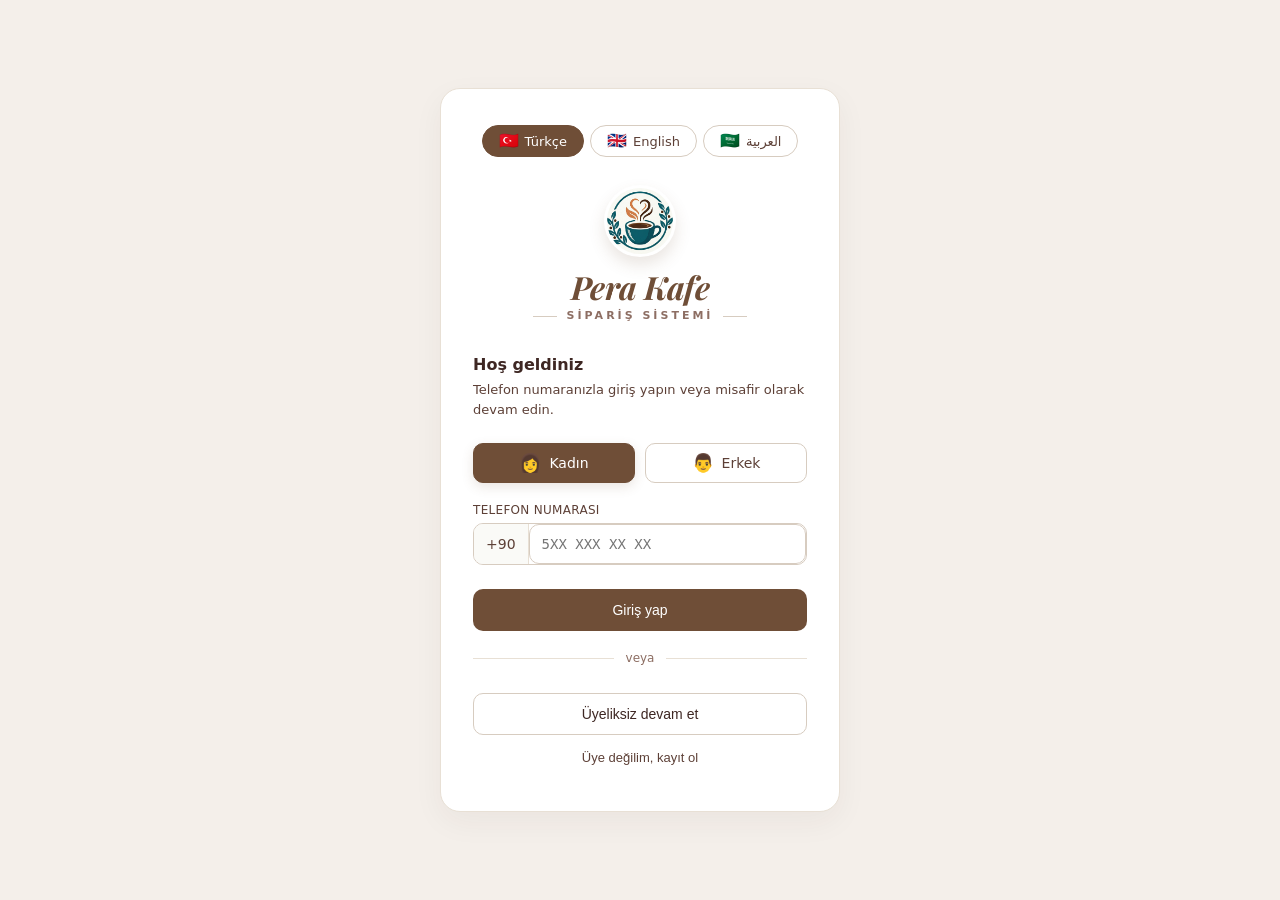
<file: static/index.html>
<!DOCTYPE html>
<html lang="tr" data-theme="light">
<head>
    <meta charset="UTF-8">
    <meta name="viewport" content="width=device-width, initial-scale=1.0">
    <title>Pera Kafe</title>
    <link href="https://cdnjs.cloudflare.com/ajax/libs/font-awesome/6.0.0/css/all.min.css" rel="stylesheet">
    <link rel="stylesheet" href="perakafe.css">
    <script type="importmap">
        {
            "imports": {
                "three": "https://unpkg.com/three@0.160.0/build/three.module.js",
                "three/addons/": "https://unpkg.com/three@0.160.0/examples/jsm/"
            }
        }
    </script>
</head>
<body>

<!-- TOPBAR -->
<div class="topbar">
    <div class="topbar-left">
        <button class="menu-toggle" onclick="toggleSidebar()" title="Menü">☰</button>
        <div class="av-circle" id="av-circle">?</div>
        <span class="topbar-name" id="topbar-name">—</span>
        <span class="topbar-brand" style="margin-left:12px;padding-left:12px;border-left:1px solid rgba(255,255,255,.2)">☕ Pera Kafe</span>
    </div>
    <div class="topbar-right">
        <div class="theme-swatches">
            <div class="swatch active" style="background:#F5F1E8" data-theme="light"    onclick="setTheme('light')"></div>
            <div class="swatch"        style="background:#1A1208" data-theme="dark"     onclick="setTheme('dark')"></div>
            <div class="swatch"        style="background:#0D1B2A" data-theme="darkblue" onclick="setTheme('darkblue')"></div>
            <div class="swatch"        style="background:#1B1B1B" data-theme="midnight" onclick="setTheme('midnight')"></div>
        </div>
        <button class="topbar-btn" onclick="window.location.href='orders.html'" title="Siparişlerim">
            <i class="fas fa-receipt"></i> <span>Siparişlerim</span>
        </button>
        <button class="topbar-btn" id="btn-logout" onclick="logout()">
            <i class="fas fa-sign-out-alt"></i> <span id="txt-logout"></span>
        </button>
    </div>
</div>

<!-- GÖVDE -->
<div class="body-wrap">
    <div class="sidebar">
        <div class="sidebar-title" id="txt-menu-title">—</div>
        <div id="menu-container">
            <p style="text-align:center;color:var(--text-muted);font-size:13px;" id="txt-loading-menu">—</p>
        </div>
    </div>

    <div class="main-container">
        <div class="center-col">
            <div class="avatar-wrap">
                <div class="avatar-frame" id="model-container">
                </div>
                <div class="voice-pill" id="voice-pill">
                    <div class="voice-pill-dot wake" id="pill-dot"></div>
                    <div class="voice-wave idle" id="pill-wave">
                        <span style="height:4px"></span><span style="height:10px"></span>
                        <span style="height:6px"></span><span style="height:14px"></span>
                        <span style="height:5px"></span>
                    </div>
                    <span class="voice-pill-text" id="pill-text">—</span>
                    <button class="voice-pill-btn" id="pill-btn" onclick="toggleVoiceSystem()">—</button>
                </div>
            </div>

            <div class="input-area">
                <input type="text" id="user-input" placeholder="—" onkeypress="handleKeyPress(event)">
                <button class="send-btn" onclick="sendMessage()">
                    <i class="fas fa-paper-plane"></i> <span id="txt-send">—</span>
                </button>
            </div>
            <div id="loading">—</div>
        </div>

        <div class="right-col">
            <div class="box-wrapper">
                <h3 id="txt-campaigns-title">🎁 Kampanyalar</h3>
                <div class="campaigns-box" id="campaigns-container">
                    <div class="campaign-empty">Yükleniyor...</div>
                </div>
            </div>
            <div class="chat-history" id="chat-history" style="display:none"></div>
            <div class="box-wrapper">
                <h3 id="txt-receipt-title">—</h3>
                <div class="receipt" id="receipt-container"></div>
                <div id="receipt-summary"></div>
                <button class="reset-btn" id="btn-pay" onclick="clearCart()">—</button>
            </div>
        </div>
    </div>
</div>

<!-- JS: sıra önemli! ui-strings önce yüklenmeli -->
<script src="js/ui-strings.js"></script>
<script src="js/voice.js"></script>
<script src="js/cart.js"></script>
<script src="js/menu.js"></script>
<script src="js/app.js"></script>

<!-- 3D Model (module tip; ayrı kalmalı) -->
<script type="module">
    import * as THREE from 'three';
    import { GLTFLoader } from 'three/addons/loaders/GLTFLoader.js';
    import { DRACOLoader } from 'three/addons/loaders/DRACOLoader.js';

    const container = document.getElementById('model-container');
    const width = container.clientWidth;
    const height = container.clientHeight;

    const scene = new THREE.Scene();
    const camera = new THREE.PerspectiveCamera(75, width / height, 0.1, 1000);
    camera.position.set(0, 1.5, 3);

    const renderer = new THREE.WebGLRenderer({ antialias: true, alpha: true });
    renderer.setClearColor(0x000000, 0);
    renderer.setSize(width, height);
    renderer.setPixelRatio(window.devicePixelRatio);
    container.appendChild(renderer.domElement);

    scene.add(new THREE.AmbientLight(0xffffff, 1.5));
    const directionalLight = new THREE.DirectionalLight(0xffffff, 2);
    directionalLight.position.set(2, 2, 5);
    scene.add(directionalLight);

    let activeMuscles = []; // { mesh, index, carpan }
    let mixer = null;
    const clock = new THREE.Clock();

    const gender = localStorage.getItem('peraGender') || 'female';

    const MODEL_CONFIG = {
        female: {
            dosya:        '/static/female.glb',
            faceMeshName: 'Head_Mesh',
            modelPos:     { x: 0,   y: -0.15, z: 2.6 },
            // Avaturn modeli. Bu modelin idle'ı statik ve kafası kalçadan
            // ayrı ~+5° dönük; kafanın tam karşıya bakması için ekstra dönüş
            // gerekmiyor (rotY = 0). (Erkek modelden farklı: onun kalçası
            // ~-32° dönük olduğu için orada büyük telafi gerekiyordu.)
            modelRotY:    0.0,
            oynatAnim:    true,
            kaslar: [
                { isim: 'jawOpen',   carpan: 0.7 },
                { isim: 'mouthOpen', carpan: 0.4 },
            ],
        },
        male: {
            dosya:        '/static/eren3.glb',
            faceMeshName: 'Head_Mesh',
            modelPos:     { x: 0,   y: -0.15, z: 2.6 },
            // Avaturn idle animasyonu kalçayı ~32° (-0.555 rad) yana çeviriyor.
            // Tam telafi (0.555) dümdüz/vesikalık duruyordu; 0.503 ile çok
            // hafif açılı (~3°) bir duruş bırakıyoruz.
            modelRotY:    0.503,
            // Avaturn modelleri T-pozunda export ediliyor; doğal duruş
            // animasyonun içinde — onu oynat ki kollar düzgün dursun.
            oynatAnim:    true,

            kaslar: [
                { isim: 'jawOpen',   carpan: 0.7 },
                { isim: 'mouthOpen', carpan: 0.4 },
            ],
        },
    };

    const cfg = MODEL_CONFIG[gender] || MODEL_CONFIG.female;

    const dracoLoader = new DRACOLoader();
    dracoLoader.setDecoderPath('https://unpkg.com/three@0.160.0/examples/jsm/libs/draco/gltf/');

    const loader = new GLTFLoader();
    loader.setDRACOLoader(dracoLoader);

    function onModelLoaded(gltf) {
            const model = gltf.scene;
            model.position.set(cfg.modelPos.x, cfg.modelPos.y, cfg.modelPos.z);
            if (cfg.modelRotY !== undefined) model.rotation.y = cfg.modelRotY;
            scene.add(model);

            // Avaturn gibi T-pozunda gelen modeller için doğal duruş
            // animasyonunu oynat.
            mixer = null;
            if (cfg.oynatAnim && gltf.animations && gltf.animations.length) {
                mixer = new THREE.AnimationMixer(model);
                mixer.clipAction(gltf.animations[0]).play();
            }

            // Kasları topla. İki mod var:
            //  • index tabanlı kas  → yalnızca tanımlı yüz mesh'ine uygulanır
            //    (yüz birden çok primitive'e bölünmüş olabilir: _1, _2 ...).
            //  • isim tabanlı kas   → o morph'a sahip TÜM mesh'lere uygulanır,
            //    böylece çene açılınca Head_Mesh ile birlikte Teeth_Mesh ve
            //    Tongue_Mesh de oynar (alt dişler/dil sabit kalmaz).
            activeMuscles = [];
            const faceBase = cfg.faceMeshName.replace(/_\d+$/, '');
            model.traverse((child) => {
                if (!child.isMesh || !child.morphTargetInfluences) return;
                const yuzMesh = child.name.startsWith(faceBase) || child.name === cfg.faceMeshName;

                cfg.kaslar.forEach(k => {
                    if (k.index !== undefined) {
                        if (yuzMesh && k.index < child.morphTargetInfluences.length) {
                            activeMuscles.push({ mesh: child, index: k.index, carpan: k.carpan });
                        }
                    } else if (k.isim && child.morphTargetDictionary) {
                        const idx = child.morphTargetDictionary[k.isim];
                        if (idx !== undefined) {
                            activeMuscles.push({ mesh: child, index: idx, carpan: k.carpan });
                        }
                    }
                });
            });
            console.log('Lip-sync kasları:', activeMuscles.length);
    }

    // Önce login sayfasının doldurduğu Cache Storage'a bak — varsa anında parse,
    // yoksa normal indir (ve depoya koy ki bir dahaki sefere anında gelsin).
    (async () => {
        const onErr = (e) => console.error('Model yükleme hatası:', e);
        try {
            const cache = await caches.open('pera-models');
            let hit = await cache.match(cfg.dosya);
            if (!hit) {
                await cache.add(cfg.dosya);
                hit = await cache.match(cfg.dosya);
            }
            const data = await hit.arrayBuffer();
            console.log('Model Cache Storage\'dan yüklendi:', cfg.dosya);
            loader.parse(data, '/static/', onModelLoaded, onErr);
        } catch(e) {
            console.warn('Cache Storage kullanılamadı, ağdan indiriliyor:', e);
            loader.load(cfg.dosya, onModelLoaded, undefined, onErr);
        }
    })();

    function animate() {
        requestAnimationFrame(animate);

        if (mixer) mixer.update(clock.getDelta());

        if (activeMuscles.length > 0) {
            if (window.isPeraSpeaking) {
                // Gerçek ses genliği — sesle senkron lip-sync
                let aciklik = window.getPeraAudioLevel ? window.getPeraAudioLevel() : null;
                if (aciklik === null) {
                    // Analyser yoksa fallback: sinüs
                    aciklik = (Math.sin(Date.now() * 0.015) + 1) / 2;
                }
                activeMuscles.forEach(m => {
                    const hedef  = aciklik * m.carpan;
                    const mevcut = m.mesh.morphTargetInfluences[m.index];
                    // Yumuşatma: ani sıçrama yerine hedefe hızlı yaklaş
                    m.mesh.morphTargetInfluences[m.index] = mevcut + (hedef - mevcut) * 0.5;
                });
            } else {
                activeMuscles.forEach(m => {
                    const v = m.mesh.morphTargetInfluences[m.index] * 0.8;
                    m.mesh.morphTargetInfluences[m.index] = v < 0.001 ? 0 : v;
                });
            }
        }

        renderer.render(scene, camera);
    }
    animate();

    window.addEventListener('resize', () => {
        const newWidth = container.clientWidth;
        const newHeight = container.clientHeight;
        camera.aspect = newWidth / newHeight;
        camera.updateProjectionMatrix();
        renderer.setSize(newWidth, newHeight);
    });
</script>

</body>
</html>
</file>
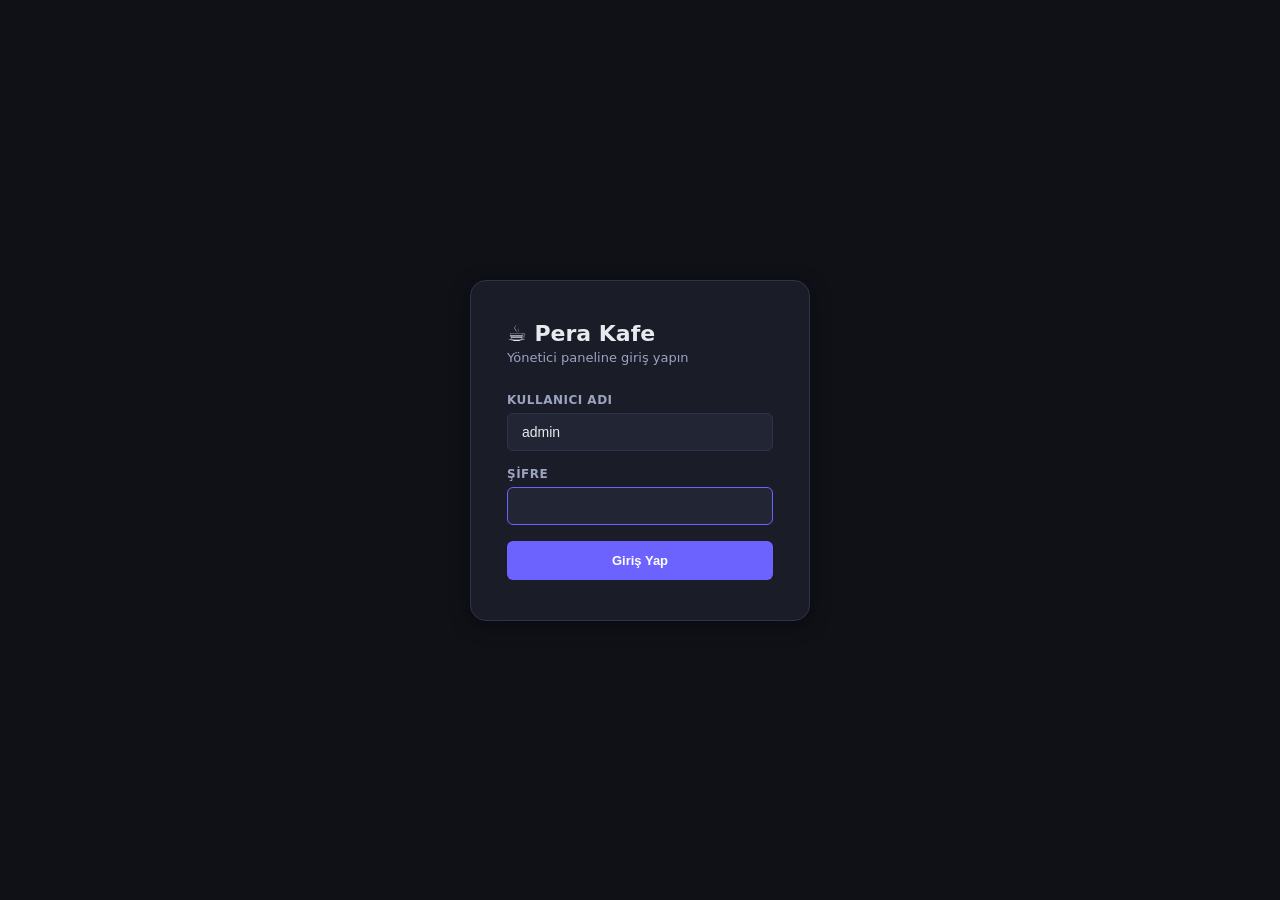
<file: static/admin.html>
<!DOCTYPE html>
<html lang="tr">
<head>
<meta charset="UTF-8"><meta name="viewport" content="width=device-width,initial-scale=1.0">
<title>Pera Kafe — Yönetici Paneli</title>
<link href="https://cdnjs.cloudflare.com/ajax/libs/font-awesome/6.0.0/css/all.min.css" rel="stylesheet">
<style>
:root{
  --bg:#0F1117;--surface:#1A1D27;--surface2:#222533;--surface3:#2A2E40;
  --border:#2E3347;--text:#E8EAF0;--text2:#9BA3C0;--text3:#5D6480;
  --accent:#6C63FF;--accent2:#8B85FF;--green:#2ECC71;--red:#E74C3C;
  --orange:#F39C12;--blue:#3498DB;--yellow:#F1C40F;
  --shadow:0 4px 20px rgba(0,0,0,.4);
  --r:10px;--r-sm:6px;
}
*,*::before,*::after{box-sizing:border-box;margin:0;padding:0}
body{font-family:'Segoe UI',system-ui,sans-serif;background:var(--bg);color:var(--text);display:flex;height:100vh;overflow:hidden;font-size:14px}

/* ── LOGIN ── */
#login-screen{position:fixed;inset:0;background:var(--bg);display:flex;align-items:center;justify-content:center;z-index:100}
.login-card{background:var(--surface);border:1px solid var(--border);border-radius:16px;padding:40px 36px;width:340px;box-shadow:var(--shadow)}
.login-card h1{font-size:22px;font-weight:700;margin-bottom:4px}
.login-card p{color:var(--text2);font-size:13px;margin-bottom:28px}
.form-group{margin-bottom:16px}
.form-group label{display:block;font-size:12px;font-weight:600;color:var(--text2);margin-bottom:6px;text-transform:uppercase;letter-spacing:.5px}
.form-group input{width:100%;padding:10px 14px;background:var(--surface2);border:1px solid var(--border);border-radius:var(--r-sm);color:var(--text);font-size:14px;outline:none;transition:border-color .2s}
.form-group input:focus{border-color:var(--accent)}
.btn{padding:10px 20px;border:none;border-radius:var(--r-sm);cursor:pointer;font-size:13px;font-weight:600;transition:all .2s}
.btn-primary{background:var(--accent);color:#fff;width:100%;padding:12px}
.btn-primary:hover{background:var(--accent2)}
.btn-sm{padding:6px 14px;font-size:12px}
.btn-green{background:rgba(46,204,113,.15);color:var(--green);border:1px solid rgba(46,204,113,.3)}
.btn-green:hover{background:rgba(46,204,113,.25)}
.btn-red{background:rgba(231,76,60,.15);color:var(--red);border:1px solid rgba(231,76,60,.3)}
.btn-red:hover{background:rgba(231,76,60,.25)}
.btn-blue{background:rgba(52,152,219,.15);color:var(--blue);border:1px solid rgba(52,152,219,.3)}
.btn-blue:hover{background:rgba(52,152,219,.25)}
.btn-orange{background:rgba(243,156,18,.15);color:var(--orange);border:1px solid rgba(243,156,18,.3)}
.btn-orange:hover{background:rgba(243,156,18,.25)}
.login-err{color:var(--red);font-size:12px;margin-top:10px;display:none}
.login-err.show{display:block}

/* ── SIDEBAR ── */
#sidebar{width:220px;background:var(--surface);border-right:1px solid var(--border);display:flex;flex-direction:column;flex-shrink:0}
.sidebar-logo{padding:20px 16px;border-bottom:1px solid var(--border);display:flex;align-items:center;gap:10px}
.sidebar-logo .icon{width:36px;height:36px;background:var(--accent);border-radius:8px;display:flex;align-items:center;justify-content:center;font-size:18px}
.sidebar-logo span{font-weight:700;font-size:15px}
.sidebar-logo small{color:var(--text2);font-size:11px;display:block}
nav{flex:1;padding:12px 8px;overflow-y:auto}
.nav-item{display:flex;align-items:center;gap:10px;padding:10px 12px;border-radius:var(--r-sm);cursor:pointer;color:var(--text2);transition:all .2s;margin-bottom:2px;font-size:13px;font-weight:500}
.nav-item:hover{background:var(--surface2);color:var(--text)}
.nav-item.active{background:rgba(108,99,255,.15);color:var(--accent)}
.nav-item i{width:18px;text-align:center;font-size:14px}
.nav-sep{height:1px;background:var(--border);margin:10px 8px}
.sidebar-bottom{padding:12px;border-top:1px solid var(--border)}
.user-badge{display:flex;align-items:center;gap:8px;padding:8px 10px;border-radius:var(--r-sm);background:var(--surface2)}
.user-badge .av{width:28px;height:28px;border-radius:50%;background:var(--accent);display:flex;align-items:center;justify-content:center;font-size:12px;font-weight:700}
.user-badge .info{flex:1;min-width:0}
.user-badge .name{font-size:12px;font-weight:600;white-space:nowrap;overflow:hidden;text-overflow:ellipsis}
.user-badge .role{font-size:10px;color:var(--text2)}
.logout-btn{background:none;border:none;color:var(--text3);cursor:pointer;padding:4px;border-radius:4px;transition:color .2s}
.logout-btn:hover{color:var(--red)}

/* ── MAIN ── */
#main{flex:1;display:flex;flex-direction:column;overflow:hidden}
.topbar{height:56px;background:var(--surface);border-bottom:1px solid var(--border);display:flex;align-items:center;padding:0 24px;gap:16px;flex-shrink:0}
.topbar h2{font-size:16px;font-weight:700}
.topbar-right{margin-left:auto;display:flex;align-items:center;gap:10px}
.badge{padding:3px 10px;border-radius:20px;font-size:11px;font-weight:700}
.badge-pending{background:rgba(243,156,18,.15);color:var(--orange)}
.live-dot{width:8px;height:8px;border-radius:50%;background:var(--green);animation:pulse 2s infinite}
@keyframes pulse{0%,100%{opacity:1}50%{opacity:.4}}

/* ── CONTENT ── */
#content{flex:1;overflow-y:auto;padding:24px}

/* ── CARDS ── */
.stats-grid{display:grid;grid-template-columns:repeat(auto-fit,minmax(180px,1fr));gap:16px;margin-bottom:24px}
.stat-card{background:var(--surface);border:1px solid var(--border);border-radius:var(--r);padding:18px 20px}
.stat-card .label{font-size:12px;color:var(--text2);font-weight:600;text-transform:uppercase;letter-spacing:.5px;margin-bottom:8px}
.stat-card .value{font-size:28px;font-weight:700}
.stat-card .sub{font-size:12px;color:var(--text2);margin-top:4px}
.stat-card.green .value{color:var(--green)}
.stat-card.orange .value{color:var(--orange)}
.stat-card.blue .value{color:var(--blue)}
.stat-card.purple .value{color:var(--accent)}

/* ── TABLE ── */
.section{background:var(--surface);border:1px solid var(--border);border-radius:var(--r);margin-bottom:20px}
.section-header{padding:16px 20px;border-bottom:1px solid var(--border);display:flex;align-items:center;justify-content:space-between;gap:12px}
.section-header h3{font-size:14px;font-weight:700}
.section-header .actions{display:flex;gap:8px;align-items:center;flex-wrap:wrap}
table{width:100%;border-collapse:collapse}
thead{background:var(--surface2)}
th{padding:10px 14px;text-align:left;font-size:11px;font-weight:700;color:var(--text2);text-transform:uppercase;letter-spacing:.5px;border-bottom:1px solid var(--border)}
td{padding:11px 14px;border-bottom:1px solid var(--border);font-size:13px;vertical-align:middle}
tr:last-child td{border-bottom:none}
tr:hover td{background:var(--surface2)}

/* Status pills */
.status{padding:3px 10px;border-radius:20px;font-size:11px;font-weight:700;white-space:nowrap}
.status-pending  {background:rgba(243,156,18,.15);color:var(--orange)}
.status-preparing{background:rgba(52,152,219,.15);color:var(--blue)}
.status-ready    {background:rgba(46,204,113,.15);color:var(--green)}
.status-completed{background:rgba(93,100,128,.15);color:var(--text3)}
.status-cancelled{background:rgba(231,76,60,.15);color:var(--red)}

/* Stock indicators */
.stock-ok  {color:var(--green);font-weight:700}
.stock-low {color:var(--orange);font-weight:700}
.stock-out {color:var(--red);font-weight:700}
.stock-inf {color:var(--text3)}

/* ── FORM ── */
.modal-overlay{position:fixed;inset:0;background:rgba(0,0,0,.6);z-index:200;display:none;align-items:center;justify-content:center}
.modal-overlay.show{display:flex}
.modal{background:var(--surface);border:1px solid var(--border);border-radius:var(--r);padding:28px;width:420px;max-width:95vw;max-height:90vh;overflow-y:auto;box-shadow:var(--shadow)}
.modal h3{font-size:16px;font-weight:700;margin-bottom:20px}
.modal .form-group{margin-bottom:14px}
.modal select{width:100%;padding:9px 12px;background:var(--surface2);border:1px solid var(--border);border-radius:var(--r-sm);color:var(--text);font-size:13px;outline:none}
.modal input[type=checkbox]{width:auto;cursor:pointer}
.modal-actions{display:flex;gap:10px;margin-top:20px;justify-content:flex-end}

/* ── CHART ── */
.chart-wrap{padding:16px 20px 20px}
.bar-chart{display:flex;align-items:flex-end;gap:6px;height:100px;padding-top:8px}
.bar-col{flex:1;display:flex;flex-direction:column;align-items:center;gap:4px}
.bar{width:100%;border-radius:4px 4px 0 0;background:var(--accent);opacity:.7;min-height:4px;transition:height .3s}
.bar-label{font-size:9px;color:var(--text3)}
.bar-val{font-size:9px;color:var(--text2)}

/* ── SEARCH ── */
.search-input{background:var(--surface2);border:1px solid var(--border);border-radius:var(--r-sm);padding:7px 12px;color:var(--text);font-size:13px;outline:none;width:180px}
.search-input:focus{border-color:var(--accent)}
select.filter{background:var(--surface2);border:1px solid var(--border);border-radius:var(--r-sm);padding:7px 10px;color:var(--text);font-size:12px;outline:none}

/* ── EDITABLE ── */
.editable{cursor:pointer;border-bottom:1px dashed var(--border);padding:1px 4px;border-radius:2px;transition:background .15s}
.editable:hover{background:var(--surface2)}
.inline-input{width:80px;background:var(--surface2);border:1px solid var(--accent);border-radius:4px;padding:3px 6px;color:var(--text);font-size:13px;outline:none}

/* ── TOAST ── */
#toast{position:fixed;bottom:24px;right:24px;background:var(--surface2);border:1px solid var(--border);border-radius:var(--r-sm);padding:10px 18px;font-size:13px;font-weight:500;box-shadow:var(--shadow);transform:translateY(80px);opacity:0;transition:all .3s;z-index:999;max-width:280px}
#toast.show{transform:translateY(0);opacity:1}
#toast.ok{border-color:var(--green);color:var(--green)}
#toast.err{border-color:var(--red);color:var(--red)}

/* ── INLINE EDIT ── */
.edit-price-form{display:flex;align-items:center;gap:4px}
.stock-bar{height:4px;border-radius:2px;background:var(--surface3);margin-top:3px;overflow:hidden}
.stock-bar-fill{height:100%;border-radius:2px;transition:width .3s}

/* scrollbar */
::-webkit-scrollbar{width:5px}

/* ── CAMPAIGN COLORS ── */
.color-dot{width:24px;height:24px;border-radius:50%;cursor:pointer;border:2px solid transparent;transition:transform .15s,border-color .15s;flex-shrink:0}
.color-dot.active{border-color:#fff;transform:scale(1.15)}
.color-dot:hover{transform:scale(1.1)}
/* ── CAMPAIGN CARD (admin) ── */
.camp-card{background:var(--surface2);border:1px solid var(--border);border-radius:var(--r);padding:14px 16px;display:flex;align-items:flex-start;gap:12px;transition:background .2s}
.camp-card:hover{background:var(--surface3)}
.camp-badge{font-size:10px;font-weight:700;padding:3px 10px;border-radius:20px;color:#fff;white-space:nowrap;letter-spacing:.3px}
.camp-info{flex:1;min-width:0}
.camp-title{font-size:14px;font-weight:700;margin-bottom:3px}
.camp-desc{font-size:12px;color:var(--text2);margin-bottom:4px}
.camp-meta{font-size:11px;color:var(--text3)}
.camp-actions{display:flex;gap:6px;flex-shrink:0;flex-wrap:wrap;align-items:center}
.toggle-switch{position:relative;width:38px;height:20px;cursor:pointer;flex-shrink:0}
.toggle-switch input{opacity:0;width:0;height:0}
.toggle-slider{position:absolute;inset:0;background:var(--border);border-radius:20px;transition:.3s}
.toggle-slider:before{content:'';position:absolute;width:14px;height:14px;left:3px;bottom:3px;background:#fff;border-radius:50%;transition:.3s}
.toggle-switch input:checked + .toggle-slider{background:var(--green)}
.toggle-switch input:checked + .toggle-slider:before{transform:translateX(18px)}::-webkit-scrollbar-thumb{background:var(--border);border-radius:4px}

/* ── LOADING ── */
.spinner{display:inline-block;width:16px;height:16px;border:2px solid var(--border);border-top-color:var(--accent);border-radius:50%;animation:spin .7s linear infinite;vertical-align:middle;margin-right:6px}
@keyframes spin{to{transform:rotate(360deg)}}
</style>
</head>
<body>

<!-- LOGİN EKRANI -->
<div id="login-screen">
  <div class="login-card">
    <h1>☕ Pera Kafe</h1>
    <p>Yönetici paneline giriş yapın</p>
    <div class="form-group">
      <label>Kullanıcı Adı</label>
      <input type="text" id="login-user" value="admin" onkeypress="if(event.key==='Enter')doLogin()">
    </div>
    <div class="form-group">
      <label>Şifre</label>
      <input type="password" id="login-pass" value="" onkeypress="if(event.key==='Enter')doLogin()">
    </div>
    <button class="btn btn-primary" onclick="doLogin()">Giriş Yap</button>
    <div class="login-err" id="login-err">Kullanıcı adı veya şifre hatalı.</div>
  </div>
</div>

<!-- ANA PANEL -->
<div id="sidebar">
  <div class="sidebar-logo">
    <div class="icon">☕</div>
    <div><span>Pera Kafe</span><small>Admin Panel</small></div>
  </div>
  <nav>
    <div class="nav-item active" onclick="showPage('dashboard')"><i class="fas fa-chart-line"></i> Dashboard</div>
    <div class="nav-item" onclick="showPage('orders')"><i class="fas fa-receipt"></i> Siparişler <span id="pending-badge" style="margin-left:auto;display:none" class="badge badge-pending">0</span></div>
    <div class="nav-sep"></div>
    <div class="nav-item" onclick="showPage('products')"><i class="fas fa-coffee"></i> Ürünler</div>
    <div class="nav-item" onclick="showPage('stock')"><i class="fas fa-boxes"></i> Stok</div>
    <div class="nav-item" onclick="showPage('categories')"><i class="fas fa-tags"></i> Kategoriler</div>
    <div class="nav-sep"></div>
    <div class="nav-item" onclick="showPage('members')"><i class="fas fa-users"></i> Üyeler</div>
    <div class="nav-sep"></div>
    <div class="nav-item" onclick="showPage('reports')"><i class="fas fa-chart-bar"></i> Raporlar</div>
    <div class="nav-item" onclick="showPage('campaigns')"><i class="fas fa-tags"></i> Kampanyalar</div>
  </nav>
  <div class="sidebar-bottom">
    <div class="user-badge">
      <div class="av">A</div>
      <div class="info">
        <div class="name" id="admin-name-badge">Admin</div>
        <div class="role">Yönetici</div>
      </div>
      <button class="logout-btn" onclick="doLogout()" title="Çıkış"><i class="fas fa-sign-out-alt"></i></button>
    </div>
  </div>
</div>

<div id="main">
  <div class="topbar">
    <h2 id="page-title">Dashboard</h2>
    <div class="topbar-right">
      <div class="live-dot" title="Canlı"></div>
      <span style="font-size:12px;color:var(--text2)" id="last-refresh">—</span>
    </div>
  </div>
  <div id="content"><!-- sayfalar buraya yüklenir --></div>
</div>

<!-- ÜRÜN EKLE MODAL -->
<div class="modal-overlay" id="product-modal">
  <div class="modal">
    <h3 id="product-modal-title">Yeni Ürün Ekle</h3>
    <div class="form-group">
      <label>Ürün Adı</label>
      <input type="text" id="pm-name" placeholder="Ör: Sütlü Latte">
    </div>
    <div class="form-group">
      <label>Kategori</label>
      <select id="pm-cat"></select>
    </div>
    <div class="form-group">
      <label>Fiyat (₺)</label>
      <input type="number" id="pm-price" min="0" step="0.5" placeholder="0.00">
    </div>
    <div class="form-group">
      <label>Başlangıç Stok</label>
      <input type="number" id="pm-stock" min="-1" value="50">
    </div>
    <div class="form-group" style="display:flex;align-items:center;gap:8px">
      <input type="checkbox" id="pm-cold">
      <label for="pm-cold" style="text-transform:none;letter-spacing:0;cursor:pointer">🧊 Soğuk içecek</label>
    </div>
    <div class="modal-actions">
      <button class="btn btn-sm" onclick="closeModal('product-modal')" style="background:var(--surface2);border:1px solid var(--border);color:var(--text)">İptal</button>
      <button class="btn btn-sm btn-primary" onclick="saveProduct()">Kaydet</button>
    </div>
  </div>
</div>

<!-- KATEGORİ EKLE MODAL -->
<div class="modal-overlay" id="cat-modal">
  <div class="modal">
    <h3>Yeni Kategori Ekle</h3>
    <div class="form-group">
      <label>Kategori Adı</label>
      <input type="text" id="cat-name" placeholder="Ör: Soğuk İçecekler">
    </div>
    <div class="modal-actions">
      <button class="btn btn-sm" onclick="closeModal('cat-modal')" style="background:var(--surface2);border:1px solid var(--border);color:var(--text)">İptal</button>
      <button class="btn btn-sm btn-primary" onclick="saveCategory()">Kaydet</button>
    </div>
  </div>
</div>

<!-- KAMPANYA EKLE/DÜZENLE MODAL -->
<div class="modal-overlay" id="camp-modal">
  <div class="modal">
    <h3 id="camp-modal-title">Yeni Kampanya</h3>
    <div class="form-group">
      <label>Başlık</label>
      <input type="text" id="camp-title" placeholder="Ör: 2 Alana 1 Bedava">
    </div>
    <div class="form-group">
      <label>Açıklama</label>
      <input type="text" id="camp-desc" placeholder="Kampanya detayı (opsiyonel)">
    </div>
    <div class="form-group">
      <label>Kampanya Tipi</label>
      <select id="camp-type" onchange="updateCampFields()">
        <option value="buy_x_get_y">X Alana Y Bedava</option>
        <option value="percentage">Yüzde İndirim (%)</option>
        <option value="fixed">Sabit İndirim (₺)</option>
      </select>
    </div>
    <!-- X alana Y bedava alanları -->
    <div id="camp-fields-buy" style="display:flex;gap:10px">
      <div class="form-group" style="flex:1">
        <label>Kaç Alınacak</label>
        <input type="number" id="camp-buy" min="1" value="2">
      </div>
      <div class="form-group" style="flex:1">
        <label>Kaç Bedava</label>
        <input type="number" id="camp-get" min="1" value="1">
      </div>
    </div>
    <!-- Yüzde indirim -->
    <div id="camp-fields-pct" style="display:none">
      <div class="form-group">
        <label>İndirim Oranı (%)</label>
        <input type="number" id="camp-pct" min="1" max="100" value="10">
      </div>
    </div>
    <!-- Sabit indirim -->
    <div id="camp-fields-fix" style="display:none">
      <div class="form-group">
        <label>İndirim Tutarı (₺)</label>
        <input type="number" id="camp-fix" min="1" value="20">
      </div>
    </div>
    <!-- Kapsam: hangi ürünlere uygulanacak -->
    <div class="form-group">
      <label>Hangi Ürünlere Uygulanacak?</label>
      <select id="camp-scope" onchange="updateCampScope()">
        <option value="all">Tüm Ürünler</option>
        <option value="category">Kategori Bazlı</option>
        <option value="product">Ürün Bazlı</option>
      </select>
    </div>
    <div class="form-group" id="camp-scope-targets" style="display:none">
      <label id="camp-scope-label">Kategoriler</label>
      <div id="camp-scope-list" style="max-height:180px;overflow-y:auto;display:flex;flex-direction:column;gap:6px;border:1px solid var(--border);border-radius:var(--r-sm);padding:10px;background:var(--surface2)"></div>
    </div>
    <div style="display:flex;gap:10px">
      <div class="form-group" style="flex:1">
        <label>Başlangıç Tarihi</label>
        <input type="date" id="camp-start" style="width:100%;padding:9px 12px;background:var(--surface2);border:1px solid var(--border);border-radius:var(--r-sm);color:var(--text);font-size:13px;outline:none">
      </div>
      <div class="form-group" style="flex:1">
        <label>Bitiş Tarihi</label>
        <input type="date" id="camp-end" style="width:100%;padding:9px 12px;background:var(--surface2);border:1px solid var(--border);border-radius:var(--r-sm);color:var(--text);font-size:13px;outline:none">
      </div>
    </div>
    <div class="form-group">
      <label>Rozet Rengi</label>
      <div style="display:flex;gap:8px;align-items:center;flex-wrap:wrap" id="camp-colors">
        <div class="color-dot active" style="background:#27AE60" data-color="#27AE60" onclick="selectColor(this)"></div>
        <div class="color-dot" style="background:#E67E22" data-color="#E67E22" onclick="selectColor(this)"></div>
        <div class="color-dot" style="background:#2980B9" data-color="#2980B9" onclick="selectColor(this)"></div>
        <div class="color-dot" style="background:#8E44AD" data-color="#8E44AD" onclick="selectColor(this)"></div>
        <div class="color-dot" style="background:#E74C3C" data-color="#E74C3C" onclick="selectColor(this)"></div>
        <div class="color-dot" style="background:#F39C12" data-color="#F39C12" onclick="selectColor(this)"></div>
        <div class="color-dot" style="background:#1ABC9C" data-color="#1ABC9C" onclick="selectColor(this)"></div>
        <input type="color" id="camp-color-custom" value="#27AE60" oninput="selectCustomColor(this.value)"
          style="width:28px;height:28px;border-radius:50%;border:2px solid var(--border);cursor:pointer;padding:1px;background:none">
      </div>
    </div>
    <div class="form-group" style="display:flex;align-items:center;gap:8px">
      <input type="checkbox" id="camp-active" checked>
      <label for="camp-active" style="text-transform:none;letter-spacing:0;cursor:pointer">Kampanyayı aktif et</label>
    </div>
    <div class="modal-actions">
      <button class="btn btn-sm" onclick="closeModal('camp-modal')" style="background:var(--surface2);border:1px solid var(--border);color:var(--text)">İptal</button>
      <button class="btn btn-sm btn-primary" onclick="saveCampaign()">Kaydet</button>
    </div>
  </div>
</div>


<div id="toast"></div>

<script>
// UI FIX — Hardcoded URL yerine dinamik origin kullanılıyor.
// Eski: const API = 'http://127.0.0.1:8000'  (production'da çalışmıyordu)
const API = window.location.origin;
let token = sessionStorage.getItem('adminToken') || '';
let refreshTimer = null;
let categories   = [];

// ── AUTH ──────────────────────────────────────────────────────
async function doLogin() {
  const user = document.getElementById('login-user').value;
  const pass = document.getElementById('login-pass').value;
  try {
    const r = await fetch(`${API}/admin/login`, {
      method:'POST', headers:{'Content-Type':'application/json'},
      body: JSON.stringify({username: user, password: pass})
    });
    if (!r.ok) { document.getElementById('login-err').classList.add('show'); return; }
    const d = await r.json();
    token = d.token;
    sessionStorage.setItem('adminToken', token);
    document.getElementById('login-screen').style.display = 'none';
    document.getElementById('admin-name-badge').textContent = user.charAt(0).toUpperCase() + user.slice(1);
    initPanel();
  } catch(e) {
    document.getElementById('login-err').classList.add('show');
  }
}

async function doLogout() {
  try { await apiFetch('/admin/logout', {method:'POST'}); } catch(e) {}
  sessionStorage.removeItem('adminToken');
  location.reload();
}

function apiFetch(path, opts={}) {
  return fetch(API+path, {
    ...opts,
    headers: {'Content-Type':'application/json', 'Authorization':'Bearer '+token, ...(opts.headers||{})},
    body: opts.body ? (typeof opts.body==='string' ? opts.body : JSON.stringify(opts.body)) : undefined,
  }).then(async r => {
    if (r.status === 401) { doLogout(); throw new Error('Oturum sona erdi.'); }
    const d = await r.json();
    if (!r.ok) throw new Error(d.detail || 'Hata');
    return d;
  });
}

function initPanel() {
  if (token) document.getElementById('login-screen').style.display = 'none';
  // FIX: token yokken giriş ekranı için #main/#sidebar opaklığı 0.3'e düşürülüyordu
  // ama giriş sonrası geri alınmıyordu — panel "koyu kalıyordu". Burada sıfırlıyoruz.
  document.getElementById('main').style.opacity = '1';
  document.getElementById('sidebar').style.opacity = '1';
  loadCategories();
  showPage('dashboard');
  startAutoRefresh();
}

function startAutoRefresh() {
  if (refreshTimer) clearInterval(refreshTimer);
  refreshTimer = setInterval(() => {
    const cur = document.querySelector('.nav-item.active');
    if (cur) {
      const page = cur.getAttribute('onclick').match(/'(\w+)'/)?.[1];
      if (page === 'orders') loadOrders();
      if (page === 'dashboard') loadDashboard();
    }
  }, 15000); // 15 sn
}

// ── NAVİGASYON ────────────────────────────────────────────────
const PAGE_TITLES = {
  dashboard:'Dashboard', orders:'Siparişler', products:'Ürünler',
  stock:'Stok Yönetimi', categories:'Kategoriler', members:'Üyeler', campaigns:'Kampanyalar', reports:'Satış Raporları'
};

function showPage(page) {
  document.querySelectorAll('.nav-item').forEach(n => n.classList.remove('active'));
  const navs = document.querySelectorAll('.nav-item');
  navs.forEach(n => { if (n.getAttribute('onclick')?.includes(`'${page}'`)) n.classList.add('active'); });
  document.getElementById('page-title').textContent = PAGE_TITLES[page] || page;
  const fn = {dashboard:loadDashboard, orders:loadOrders, products:loadProducts, stock:loadStock, categories:loadCategories, members:loadMembers, campaigns:loadCampaigns, reports:loadReports};
  if (fn[page]) fn[page]();
}

function setRefreshTime() {
  document.getElementById('last-refresh').textContent = 'Son güncelleme: ' + new Date().toLocaleTimeString('tr-TR');
}

// ── DASHBOARD ─────────────────────────────────────────────────
async function loadDashboard() {
  try {
    const d = await apiFetch('/admin/dashboard');
    setRefreshTime();
    const maxRev = Math.max(...d.weekly_revenue.map(r=>r.rev), 1);
    document.getElementById('content').innerHTML = `
      <div class="stats-grid">
        <div class="stat-card green">
          <div class="label">Bugünkü Sipariş</div>
          <div class="value">${d.today_orders}</div>
          <div class="sub">Toplam sipariş adedi</div>
        </div>
        <div class="stat-card blue">
          <div class="label">Bugünkü Ciro</div>
          <div class="value">${d.today_revenue.toLocaleString('tr-TR')} ₺</div>
          <div class="sub">Tamamlanan + aktif</div>
        </div>
        <div class="stat-card orange">
          <div class="label">Bekleyen Siparişler</div>
          <div class="value" style="cursor:pointer" onclick="showPage('orders')">${d.pending_orders}</div>
          <div class="sub">Hazırlanmayı bekliyor</div>
        </div>
        <div class="stat-card ${d.low_stock_count>0?'orange':'purple'}">
          <div class="label">Düşük Stok Uyarısı</div>
          <div class="value" style="cursor:pointer" onclick="showPage('stock')">${d.low_stock_count}</div>
          <div class="sub">10'un altındaki ürünler</div>
        </div>
        <div class="stat-card purple">
          <div class="label">Toplam Üye</div>
          <div class="value">${d.total_members}</div>
          <div class="sub">Kayıtlı müşteriler</div>
        </div>
      </div>

      <div class="section">
        <div class="section-header"><h3>📊 Son 7 Gün — Günlük Ciro</h3></div>
        <div class="chart-wrap">
          <div class="bar-chart" id="bar-chart"></div>
        </div>
      </div>

      <div class="section" id="pending-section">
        <div class="section-header"><h3>🔔 Bekleyen Siparişler</h3><button class="btn btn-sm btn-blue" onclick="showPage('orders')">Tümünü Gör</button></div>
        <div id="pending-orders-list"><div style="padding:20px;color:var(--text2);text-align:center">Yükleniyor...</div></div>
      </div>`;

    // Bar chart
    const bc = document.getElementById('bar-chart');
    const days = ['Pzt','Sal','Çar','Per','Cum','Cmt','Paz'];
    d.weekly_revenue.forEach(r => {
      const h = Math.max(8, Math.round((r.rev/maxRev)*90));
      const dayName = new Date(r.day).toLocaleDateString('tr-TR',{weekday:'short'});
      bc.innerHTML += `<div class="bar-col">
        <div class="bar-val">${r.rev>0?r.rev.toLocaleString('tr-TR',{maximumFractionDigits:0})+'₺':''}</div>
        <div class="bar" style="height:${h}px" title="${r.day}: ${r.rev}₺"></div>
        <div class="bar-label">${dayName}</div></div>`;
    });

    // Bekleyen siparişler
    const orders = await apiFetch('/admin/orders?status=pending&limit=5');
    const pl = document.getElementById('pending-orders-list');
    if (!orders.length) { pl.innerHTML = '<div style="padding:16px 20px;color:var(--text2)">Bekleyen sipariş yok ✓</div>'; return; }
    pl.innerHTML = `<table><thead><tr><th>#</th><th>Masa</th><th>Toplam</th><th>Saat</th><th>İşlem</th></tr></thead><tbody>
      ${orders.map(o=>`<tr>
        <td>#${o.OrderID}</td>
        <td>${o.TableNo}</td>
        <td><strong>${parseFloat(o.TotalAmount).toFixed(2)} ₺</strong></td>
        <td>${new Date(o.CreatedAt).toLocaleTimeString('tr-TR',{hour:'2-digit',minute:'2-digit'})}</td>
        <td><button class="btn btn-sm btn-blue" onclick="setStatus(${o.OrderID},'preparing')">Hazırlıyor</button></td>
      </tr>`).join('')}
    </tbody></table>`;
  } catch(e) { showToast(e.message,'err'); }
}

// ── SİPARİŞLER ────────────────────────────────────────────────
let orderFilter = 'all';

async function loadOrders() {
  setRefreshTime();
  document.getElementById('content').innerHTML = `
    <div class="section">
      <div class="section-header">
        <h3>📋 Siparişler</h3>
        <div class="actions">
          <select class="filter" onchange="orderFilter=this.value;loadOrders()" id="order-filter">
            <option value="all">Tümü</option>
            <option value="pending">Bekliyor</option>
            <option value="preparing">Hazırlanıyor</option>
            <option value="ready">Hazır</option>
            <option value="completed">Tamamlandı</option>
            <option value="cancelled">İptal</option>
          </select>
          <button class="btn btn-sm btn-blue" onclick="loadOrders()"><i class="fas fa-sync"></i> Yenile</button>
          <button class="btn btn-sm btn-green" onclick="exportOrders()" title="CSV olarak indir"><i class="fas fa-file-csv"></i> CSV İndir</button>
        </div>
      </div>
      <div id="orders-body"><div style="padding:20px;color:var(--text2);text-align:center"><span class="spinner"></span>Yükleniyor...</div></div>
    </div>`;

  document.getElementById('order-filter').value = orderFilter;
  try {
    const orders = await apiFetch(`/admin/orders?status=${orderFilter}&limit=100`);
    updatePendingBadge(orders.filter(o=>o.Status==='pending').length);
    const tbody = document.getElementById('orders-body');
    if (!orders.length) { tbody.innerHTML='<div style="padding:20px;color:var(--text2);text-align:center">Sipariş bulunamadı.</div>'; return; }
    tbody.innerHTML = `<table>
      <thead><tr><th>#</th><th>Masa</th><th>Ürünler</th><th>Toplam</th><th>Durum</th><th>Saat</th><th>İşlemler</th></tr></thead>
      <tbody>${orders.map(o=>{
        const items = o.items?.map(i=>`${i.Quantity}x ${i.ProductName}`).join(', ') || '—';
        const t = new Date(o.CreatedAt).toLocaleString('tr-TR',{day:'2-digit',month:'2-digit',hour:'2-digit',minute:'2-digit'});
        return `<tr>
          <td><strong>#${o.OrderID}</strong></td>
          <td>${o.TableNo}${o.MemberPhone?`<br><small style="color:var(--text2)">${o.MemberPhone}</small>`:''}</td>
          <td style="max-width:200px;white-space:normal;font-size:12px;color:var(--text2)">${items}</td>
          <td><strong>${parseFloat(o.TotalAmount).toFixed(2)} ₺</strong></td>
          <td>${statusBadge(o.Status)}</td>
          <td style="font-size:12px;color:var(--text2)">${t}</td>
          <td>
            <div style="display:flex;gap:4px;flex-wrap:wrap">
              ${o.Status==='pending'    ? `<button class="btn btn-sm btn-blue" onclick="setStatus(${o.OrderID},'preparing')">Hazırlıyor</button>`:''}
              ${o.Status==='preparing' ? `<button class="btn btn-sm btn-green" onclick="setStatus(${o.OrderID},'ready')">Hazır</button>`:''}
              ${o.Status==='ready'     ? `<button class="btn btn-sm btn-green" onclick="setStatus(${o.OrderID},'completed')">Teslim Et</button>`:''}
              ${['pending','preparing'].includes(o.Status) ? `<button class="btn btn-sm btn-red" onclick="setStatus(${o.OrderID},'cancelled')">İptal</button>`:''}
              <button class="btn btn-sm btn-red" onclick="deleteOrder(${o.OrderID})"><i class="fas fa-trash"></i></button>
            </div>
          </td>
        </tr>`;
      }).join('')}</tbody></table>`;
  } catch(e) { showToast(e.message,'err'); }
}

function statusBadge(s) {
  const labels = {pending:'Bekliyor',preparing:'Hazırlanıyor',ready:'Hazır',completed:'Tamamlandı',cancelled:'İptal'};
  return `<span class="status status-${s}">${labels[s]||s}</span>`;
}

async function setStatus(id, status) {
  try { await apiFetch(`/admin/orders/${id}/status`, {method:'PATCH', body:{status}}); showToast('Durum güncellendi ✓'); loadOrders(); }
  catch(e) { showToast(e.message,'err'); }
}

async function deleteOrder(id) {
  if (!confirm(`#${id} nolu siparişi silmek istediğinize emin misiniz?`)) return;
  try { await apiFetch(`/admin/orders/${id}`, {method:'DELETE'}); showToast('Sipariş silindi ✓'); loadOrders(); }
  catch(e) { showToast(e.message,'err'); }
}

function updatePendingBadge(count) {
  const b = document.getElementById('pending-badge');
  if (count > 0) { b.textContent=count; b.style.display='inline-block'; }
  else { b.style.display='none'; }
}

// ── ÜRÜNLER ───────────────────────────────────────────────────
async function loadProducts() {
  setRefreshTime();
  document.getElementById('content').innerHTML = `
    <div class="section">
      <div class="section-header">
        <h3>☕ Ürün Listesi</h3>
        <div class="actions">
          <input class="search-input" id="prod-search" placeholder="🔍 Ürün ara..." oninput="filterProducts()" />
          <button class="btn btn-sm btn-green" onclick="openProductModal()"><i class="fas fa-plus"></i> Yeni Ürün</button>
        </div>
      </div>
      <div id="products-body"><div style="padding:20px;color:var(--text2);text-align:center">Yükleniyor...</div></div>
    </div>`;
  try {
    window._products = await apiFetch('/admin/products');
    renderProducts(window._products);
  } catch(e) { showToast(e.message,'err'); }
}

function filterProducts() {
  const q = document.getElementById('prod-search')?.value.toLowerCase() || '';
  renderProducts((window._products||[]).filter(p => p.ProductName.toLowerCase().includes(q) || p.CategoryName.toLowerCase().includes(q)));
}

function renderProducts(prods) {
  const tbody = document.getElementById('products-body');
  if (!prods.length) { tbody.innerHTML='<div style="padding:20px;color:var(--text2);text-align:center">Ürün bulunamadı.</div>'; return; }
  tbody.innerHTML = `<table>
    <thead><tr><th>Ürün</th><th>Kategori</th><th>Fiyat</th><th>Stok</th><th>Tür</th><th>Durum</th><th>İşlemler</th></tr></thead>
    <tbody>${prods.map(p=>{
      const sClass = p.StockQuantity===-1?'stock-inf':p.StockQuantity===0?'stock-out':p.StockQuantity<10?'stock-low':'stock-ok';
      const sText  = p.StockQuantity===-1?'∞':p.StockQuantity;
      const sBar   = p.StockQuantity===-1?100:Math.min(100,Math.round((p.StockQuantity/100)*100));
      const sColor = p.StockQuantity===0?'var(--red)':p.StockQuantity<10?'var(--orange)':'var(--green)';
      return `<tr>
        <td><strong>${p.ProductName}</strong></td>
        <td><span style="font-size:11px;background:var(--surface3);padding:2px 8px;border-radius:20px;color:var(--text2)">${p.CategoryName}</span></td>
        <td>
          <div class="edit-price-form">
            <span class="editable" onclick="editPrice(this,${p.ProductID})">${parseFloat(p.BasePrice).toFixed(2)} ₺</span>
          </div>
        </td>
        <td>
          <span class="${sClass}">${sText}</span>
          <div class="stock-bar"><div class="stock-bar-fill" style="width:${sBar}%;background:${sColor}"></div></div>
        </td>
        <td>${p.IsCold?'🧊 Soğuk':'☕ Sıcak'}</td>
        <td><span class="status ${p.IsActive?'status-ready':'status-cancelled'}">${p.IsActive?'Aktif':'Pasif'}</span></td>
        <td>
          <div style="display:flex;gap:4px">
            <button class="btn btn-sm btn-orange" onclick="toggleActive(${p.ProductID},${p.IsActive})" title="${p.IsActive?'Pasife Al':'Aktife Al'}">${p.IsActive?'Pasife Al':'Aktife Al'}</button>
            <button class="btn btn-sm btn-red" onclick="deleteProduct(${p.ProductID})" title="Sil"><i class="fas fa-trash"></i></button>
          </div>
        </td>
      </tr>`;
    }).join('')}</tbody></table>`;
}

function editPrice(el, id) {
  const cur = parseFloat(el.textContent);
  el.outerHTML = `<input class="inline-input" id="ep-${id}" type="number" value="${cur}" step="0.5" min="0"
    onblur="savePrice(${id},this.value)" onkeypress="if(event.key==='Enter')savePrice(${id},this.value)">`;
  document.getElementById(`ep-${id}`)?.focus();
}

async function savePrice(id, val) {
  const price = parseFloat(val);
  if (isNaN(price) || price < 0) { loadProducts(); return; }
  try { await apiFetch(`/admin/products/${id}`, {method:'PATCH', body:{price}}); showToast('Fiyat güncellendi ✓'); loadProducts(); }
  catch(e) { showToast(e.message,'err'); loadProducts(); }
}

async function toggleActive(id, current) {
  try { await apiFetch(`/admin/products/${id}`, {method:'PATCH', body:{is_active: !current}}); showToast('Durum güncellendi ✓'); loadProducts(); }
  catch(e) { showToast(e.message,'err'); }
}

async function deleteProduct(id) {
  if (!confirm('Bu ürünü pasife almak istediğinize emin misiniz? (Sipariş geçmişi korunur)')) return;
  try { await apiFetch(`/admin/products/${id}`, {method:'DELETE'}); showToast('Ürün pasife alındı ✓'); loadProducts(); }
  catch(e) { showToast(e.message,'err'); }
}

function openProductModal() {
  document.getElementById('pm-name').value = '';
  document.getElementById('pm-price').value = '';
  document.getElementById('pm-stock').value = '50';
  document.getElementById('pm-cold').checked = false;
  const sel = document.getElementById('pm-cat');
  sel.innerHTML = categories.map(c=>`<option value="${c.CategoryID}">${c.CategoryName}</option>`).join('');
  openModal('product-modal');
}

async function saveProduct() {
  const name = document.getElementById('pm-name').value.trim();
  const price = parseFloat(document.getElementById('pm-price').value);
  const stock = parseInt(document.getElementById('pm-stock').value);
  const cat   = parseInt(document.getElementById('pm-cat').value);
  const cold  = document.getElementById('pm-cold').checked;
  if (!name || isNaN(price)) { showToast('Ad ve fiyat zorunludur.','err'); return; }
  try {
    await apiFetch('/admin/products', {method:'POST', body:{category_id:cat, name, price, stock, is_cold:cold}});
    closeModal('product-modal'); showToast('Ürün eklendi ✓'); loadProducts();
  } catch(e) { showToast(e.message,'err'); }
}

// ── STOK ──────────────────────────────────────────────────────
async function loadStock() {
  setRefreshTime();
  document.getElementById('content').innerHTML = `
    <div class="section">
      <div class="section-header">
        <h3>📦 Stok Yönetimi</h3>
        <div class="actions">
          <select class="filter" onchange="stockFilter=this.value;renderStock()" id="stock-filter-sel">
            <option value="all">Tümü</option>
            <option value="low">Düşük (≤10)</option>
            <option value="out">Tükenmiş</option>
          </select>
          <button class="btn btn-sm btn-blue" onclick="loadStock()"><i class="fas fa-sync"></i> Yenile</button>
        </div>
      </div>
      <div id="stock-body"><div style="padding:20px;color:var(--text2);text-align:center">Yükleniyor...</div></div>
    </div>`;
  try {
    window._stock = await apiFetch('/admin/stock');
    window.stockFilter = 'all';
    renderStock();
  } catch(e) { showToast(e.message,'err'); }
}

function renderStock() {
  let rows = window._stock || [];
  const f  = window.stockFilter || 'all';
  if (f==='low') rows = rows.filter(r=>r.StockQuantity<=10&&r.StockQuantity!==-1);
  if (f==='out') rows = rows.filter(r=>r.StockQuantity===0);
  const tbody = document.getElementById('stock-body');
  if (!rows.length) { tbody.innerHTML='<div style="padding:20px;color:var(--text2);text-align:center">Kayıt bulunamadı.</div>'; return; }
  tbody.innerHTML = `<table>
    <thead><tr><th>Ürün</th><th>Kategori</th><th>Mevcut Stok</th><th>Durum</th><th>Stok Güncelle</th></tr></thead>
    <tbody>${rows.map(p=>{
      const sClass = p.StockQuantity===-1?'stock-inf':p.StockQuantity===0?'stock-out':p.StockQuantity<10?'stock-low':'stock-ok';
      const sText  = p.StockQuantity===-1?'Sınırsız':p.StockQuantity;
      const sLabel = p.StockQuantity===-1?'Sınırsız':p.StockQuantity===0?'⚠️ Tükendi':p.StockQuantity<10?'⚡ Kritik':'✓ Yeterli';
      return `<tr>
        <td><strong>${p.ProductName}</strong></td>
        <td><span style="font-size:11px;background:var(--surface3);padding:2px 8px;border-radius:20px;color:var(--text2)">${p.CategoryName}</span></td>
        <td><span class="${sClass}" style="font-size:16px">${sText}</span></td>
        <td><span class="status ${p.StockQuantity===0?'status-cancelled':p.StockQuantity<10?'status-pending':'status-ready'}">${sLabel}</span></td>
        <td>
          <div style="display:flex;gap:6px;align-items:center">
            <button class="btn btn-sm btn-red" onclick="adjustStock(${p.ProductID},-5)">-5</button>
            <button class="btn btn-sm btn-red" onclick="adjustStock(${p.ProductID},-1)">-1</button>
            <button class="btn btn-sm btn-green" onclick="adjustStock(${p.ProductID},1)">+1</button>
            <button class="btn btn-sm btn-green" onclick="adjustStock(${p.ProductID},10)">+10</button>
            <button class="btn btn-sm btn-blue" onclick="setStockDirect(${p.ProductID},${p.StockQuantity})" title="Değer gir">✎</button>
          </div>
        </td>
      </tr>`;
    }).join('')}</tbody></table>`;
}

async function adjustStock(id, delta) {
  const item = (window._stock||[]).find(s=>s.ProductID===id);
  if (!item) return;
  const newVal = Math.max(0, item.StockQuantity + delta);
  await saveStockVal(id, newVal);
}

async function setStockDirect(id, cur) {
  const val = prompt('Yeni stok miktarını girin (-1 = Sınırsız):', cur);
  if (val === null) return;
  await saveStockVal(id, parseInt(val));
}

async function saveStockVal(id, val) {
  try {
    await apiFetch(`/admin/stock/${id}`, {method:'PATCH', body:{stock:val}});
    showToast('Stok güncellendi ✓');
    loadStock();
  } catch(e) { showToast(e.message,'err'); }
}

// ── KATEGORİLER ───────────────────────────────────────────────
async function loadCategories() {
  try {
    categories = await apiFetch('/admin/categories');
  } catch(e) {}
  if (document.getElementById('page-title')?.textContent === 'Kategoriler') {
    renderCategories();
  }
}

function renderCategories() {
  setRefreshTime();
  document.getElementById('content').innerHTML = `
    <div class="section">
      <div class="section-header">
        <h3>🏷️ Kategoriler</h3>
        <button class="btn btn-sm btn-green" onclick="openModal('cat-modal')"><i class="fas fa-plus"></i> Kategori Ekle</button>
      </div>
      <table>
        <thead><tr><th>#</th><th>Kategori Adı</th></tr></thead>
        <tbody>${categories.map(c=>`<tr><td>${c.CategoryID}</td><td><strong>${c.CategoryName}</strong></td></tr>`).join('')}</tbody>
      </table>
    </div>`;
}

async function saveCategory() {
  const name = document.getElementById('cat-name').value.trim();
  if (!name) { showToast('Kategori adı zorunludur.','err'); return; }
  try {
    await apiFetch('/admin/categories', {method:'POST', body:{name}});
    closeModal('cat-modal');
    await loadCategories();
    showToast('Kategori eklendi ✓');
    renderCategories();
  } catch(e) { showToast(e.message,'err'); }
}

// ── ÜYELER ────────────────────────────────────────────────────
async function loadMembers() {
  setRefreshTime();
  document.getElementById('content').innerHTML = `
    <div class="section">
      <div class="section-header">
        <h3>👥 Üyeler</h3>
        <input class="search-input" id="member-search" placeholder="🔍 Telefon veya ad ara..." oninput="filterMembers()">
      </div>
      <div id="members-body"><div style="padding:20px;color:var(--text2);text-align:center">Yükleniyor...</div></div>
    </div>`;
  try {
    window._members = await apiFetch('/admin/members');
    renderMembers(window._members);
  } catch(e) { showToast(e.message,'err'); }
}

function filterMembers() {
  const q = document.getElementById('member-search')?.value.toLowerCase() || '';
  renderMembers((window._members||[]).filter(m=>
    (m.phone||'').includes(q) || ((m.first_name||'')+' '+(m.last_name||'')).toLowerCase().includes(q)
  ));
}

function renderMembers(members) {
  const tbody = document.getElementById('members-body');
  if (!members.length) { tbody.innerHTML='<div style="padding:20px;color:var(--text2);text-align:center">Üye bulunamadı.</div>'; return; }
  tbody.innerHTML = `<table>
    <thead><tr><th>Ad Soyad</th><th>Telefon</th><th>Sipariş Sayısı</th><th>Toplam Harcama</th><th>Kayıt Tarihi</th></tr></thead>
    <tbody>${members.map(m=>{
      // FIX: alanlar null/eksik gelirse satır render'ı çökmesin diye güvenli erişim
      const name    = `${m.first_name||''} ${m.last_name||''}`.trim() || '—';
      const spent   = (Number(m.total_spent)||0).toFixed(2);
      const created = m.created_at ? new Date(m.created_at).toLocaleDateString('tr-TR') : '—';
      return `<tr>
        <td><strong>${name}</strong></td>
        <td style="font-family:monospace">${m.phone||'—'}</td>
        <td>${m.order_count||0}</td>
        <td>${spent} ₺</td>
        <td style="font-size:12px;color:var(--text2)">${created}</td>
      </tr>`;
    }).join('')}</tbody></table>`;
}

// ── YARDIMCI ──────────────────────────────────────────────────
function openModal(id) { document.getElementById(id).classList.add('show'); }
function closeModal(id) { document.getElementById(id).classList.remove('show'); }
document.querySelectorAll('.modal-overlay').forEach(m => m.addEventListener('click', e => { if(e.target===m) m.classList.remove('show'); }));

// YENİ ÖZELLİK — CSV dışa aktarma
function exportOrders() {
  const url = `${API}/admin/export/orders`;
  // Bearer token ile dosya indirmek için geçici link açılır
  fetch(url, { headers: { 'Authorization': 'Bearer ' + token } })
    .then(r => {
      if (!r.ok) throw new Error('İndirme başarısız.');
      return r.blob();
    })
    .then(blob => {
      const a = document.createElement('a');
      a.href = URL.createObjectURL(blob);
      a.download = `perakafe_siparisler_${new Date().toISOString().slice(0,10)}.csv`;
      a.click();
      URL.revokeObjectURL(a.href);
      showToast('CSV indirildi ✓');
    })
    .catch(e => showToast(e.message, 'err'));
}

let toastTimer = null;
function showToast(msg, type='ok') {
  const t = document.getElementById('toast');
  t.textContent = (type==='ok'?'✓ ':'')+msg;
  t.className = 'show '+(type==='err'?'err':'ok');
  if (toastTimer) clearTimeout(toastTimer);
  toastTimer = setTimeout(() => t.className='', 3000);
}



// ══════════════════════════════════════════════════════════════
//  7 — SATIŞ RAPORLARI
// ══════════════════════════════════════════════════════════════
async function loadReports() {
  setRefreshTime();
  document.getElementById('content').innerHTML = `
    <div class="stats-grid" id="rep-summary" style="margin-bottom:20px">
      <div class="stat-card purple"><div class="label">Yükleniyor</div><div class="value">...</div></div>
    </div>
    <div style="display:grid;grid-template-columns:1fr 1fr;gap:20px;margin-bottom:20px" id="rep-top-grid">
      <div class="section"><div class="section-header"><h3>🏆 En Çok Satanlar</h3></div>
        <div id="rep-top" style="padding:16px"><span class="spinner"></span></div></div>
      <div class="section"><div class="section-header"><h3>🏷️ Kategori Bazlı Ciro</h3></div>
        <div id="rep-cat" style="padding:16px"><span class="spinner"></span></div></div>
    </div>
    <div class="section"><div class="section-header"><h3>🕐 Saatlik Yoğunluk (Son 30 Gün)</h3></div>
      <div id="rep-hourly" style="padding:16px 20px 20px"><span class="spinner"></span></div>
    </div>`;

  try {
    const [topProds, hourly, cats] = await Promise.all([
      apiFetch('/admin/reports/top-products?limit=8'),
      apiFetch('/admin/reports/hourly'),
      apiFetch('/admin/reports/categories'),
    ]);

    // Özet kartlar
    const totalRev  = topProds.reduce((s,r)=>s+r.total_revenue,0);
    const totalQty  = topProds.reduce((s,r)=>s+r.total_qty,0);
    const topCat    = cats[0]?.CategoryName || '—';
    const topProd   = topProds[0]?.ProductName || '—';
    document.getElementById('rep-summary').innerHTML = `
      <div class="stat-card green"><div class="label">Toplam Satış (₺)</div>
        <div class="value">${totalRev.toLocaleString('tr-TR',{maximumFractionDigits:0})} ₺</div>
        <div class="sub">İptal edilmeyenler</div></div>
      <div class="stat-card blue"><div class="label">Toplam Adet</div>
        <div class="value">${totalQty.toLocaleString('tr-TR')}</div>
        <div class="sub">Satılan ürün</div></div>
      <div class="stat-card purple"><div class="label">En İyi Kategori</div>
        <div class="value" style="font-size:18px">${topCat}</div>
        <div class="sub">Ciro liderliği</div></div>
      <div class="stat-card orange"><div class="label">En Çok Satan</div>
        <div class="value" style="font-size:15px;white-space:nowrap;overflow:hidden;text-overflow:ellipsis">${topProd}</div>
        <div class="sub">${topProds[0]?.total_qty||0} adet</div></div>`;

    // En çok satanlar — yatay bar chart
    const maxQty = Math.max(...topProds.map(r=>r.total_qty),1);
    document.getElementById('rep-top').innerHTML = topProds.map(p=>{
      const pct = Math.round((p.total_qty/maxQty)*100);
      return `<div style="margin-bottom:10px">
        <div style="display:flex;justify-content:space-between;font-size:12px;margin-bottom:3px">
          <span style="font-weight:600;color:var(--text)">${p.ProductName}</span>
          <span style="color:var(--text2)">${p.total_qty} adet · ${p.total_revenue.toLocaleString('tr-TR',{maximumFractionDigits:0})}₺</span>
        </div>
        <div style="background:var(--surface3);border-radius:4px;height:8px;overflow:hidden">
          <div style="width:${pct}%;height:100%;background:var(--accent);border-radius:4px;transition:width .5s"></div>
        </div></div>`;
    }).join('');

    // Kategori pasta benzeri tablo
    const maxCatRev = Math.max(...cats.map(r=>r.total_revenue),1);
    const catColors = ['var(--accent)','var(--green)','var(--blue)','var(--orange)','var(--red)','#1ABC9C','#9B59B6'];
    document.getElementById('rep-cat').innerHTML = cats.map((cat,i)=>{
      const pct = Math.round((cat.total_revenue/maxCatRev)*100);
      const col = catColors[i % catColors.length];
      return `<div style="margin-bottom:10px">
        <div style="display:flex;justify-content:space-between;font-size:12px;margin-bottom:3px">
          <span style="font-weight:600;color:var(--text)">${cat.CategoryName}</span>
          <span style="color:var(--text2)">${cat.total_revenue.toLocaleString('tr-TR',{maximumFractionDigits:0})}₺</span>
        </div>
        <div style="background:var(--surface3);border-radius:4px;height:8px;overflow:hidden">
          <div style="width:${pct}%;height:100%;background:${col};border-radius:4px;transition:width .5s"></div>
        </div></div>`;
    }).join('');

    // Saatlik — dikey bar chart (24 saat)
    const maxH = Math.max(...hourly.map(r=>r.order_count),1);
    const peakH = hourly.reduce((a,b)=>b.order_count>a.order_count?b:a,hourly[0]);
    document.getElementById('rep-hourly').innerHTML = `
      <div style="font-size:12px;color:var(--text2);margin-bottom:12px">
        En yoğun saat: <strong style="color:var(--accent)">${String(peakH.hour).padStart(2,'0')}:00</strong>
        — ${peakH.order_count} sipariş
      </div>
      <div style="display:flex;align-items:flex-end;gap:4px;height:90px;overflow:hidden">
        ${hourly.map(h=>{
          const ht = Math.max(4,Math.round((h.order_count/maxH)*82));
          const isNight = h.hour<7||h.hour>22;
          const isPeak  = h.hour===peakH.hour;
          const col = isPeak?'var(--accent)':isNight?'var(--surface3)':'var(--accent2,var(--accent))';
          return `<div style="flex:1;display:flex;flex-direction:column;align-items:center;gap:2px" title="${String(h.hour).padStart(2,'0')}:00 — ${h.order_count} sipariş">
            <div style="font-size:8px;color:var(--text3)">${h.order_count||''}</div>
            <div style="width:100%;height:${ht}px;background:${col};border-radius:3px 3px 0 0;opacity:${isPeak?1:.7};transition:height .4s"></div>
            <div style="font-size:8px;color:var(--text3)">${h.hour%3===0?String(h.hour).padStart(2,'0'):''}</div>
          </div>`;
        }).join('')}
      </div>`;

  } catch(e) { showToast(e.message,'err'); }
}

// ══════════════════════════════════════════════════════════════
//  KAMPANYALAR
// ══════════════════════════════════════════════════════════════
let editingCampId = null;
let selectedColor = '#27AE60';
let campCats  = null;   // kapsam seçimi için kategori önbelleği
let campProds = null;   // kapsam seçimi için ürün önbelleği

const CAMP_TYPE_LABELS = {
    buy_x_get_y: (c) => `${c.buy} ALANA ${c.get} BEDAVA`,
    percentage:  (c) => `%${c.percent} İNDİRİM`,
    fixed:       (c) => `${c.amount}₺ İNDİRİM`,
};

// Kapsam (scope) için kategori + ürün listelerini bir kez yükleyip önbelleğe al
async function ensureCampTargets() {
    try {
        if (!campCats)  campCats  = await apiFetch('/admin/categories');
        if (!campProds) campProds = await apiFetch('/admin/products');
    } catch(e) { campCats = campCats || []; campProds = campProds || []; }
}

function campScopeCheckbox(id, label, selectedSet) {
    const checked = selectedSet.has(Number(id)) ? 'checked' : '';
    return `<label style="display:flex;align-items:center;gap:8px;font-size:13px;cursor:pointer;text-transform:none;letter-spacing:0">
        <input type="checkbox" class="camp-target-cb" value="${id}" ${checked}>
        <span>${label}</span></label>`;
}

function applyCampScopeVisibility() {
    const type = document.getElementById('camp-scope').value;
    document.getElementById('camp-scope-targets').style.display = type === 'all' ? 'none' : 'block';
    document.getElementById('camp-scope-label').textContent = type === 'category' ? 'Kategoriler' : 'Ürünler';
}

function renderCampScopeList(selectedIds) {
    const type = document.getElementById('camp-scope').value;
    const box  = document.getElementById('camp-scope-list');
    if (type === 'all') { box.innerHTML = ''; return; }
    const sel = new Set((selectedIds || []).map(Number));
    if (type === 'category') {
        const cats = campCats || [];
        box.innerHTML = cats.length
            ? cats.map(c => campScopeCheckbox(c.CategoryID, c.CategoryName, sel)).join('')
            : '<div style="color:var(--text2);font-size:12px">Kategori bulunamadı.</div>';
    } else {
        const prods = campProds || [];
        if (!prods.length) { box.innerHTML = '<div style="color:var(--text2);font-size:12px">Ürün bulunamadı.</div>'; return; }
        // Ürünleri kategoriye göre grupla (okunabilirlik için)
        const byCat = {};
        prods.forEach(p => { (byCat[p.CategoryName] = byCat[p.CategoryName] || []).push(p); });
        box.innerHTML = Object.keys(byCat).map(cat =>
            `<div style="font-weight:600;color:var(--text2);font-size:11px;text-transform:uppercase;letter-spacing:.5px;margin-top:4px">${cat}</div>` +
            byCat[cat].map(p => campScopeCheckbox(p.ProductID, p.ProductName, sel)).join('')
        ).join('');
    }
}

// Kapsam tipi değişince: görünürlüğü güncelle ve listeyi (seçim sıfırlanarak) yeniden çiz
function updateCampScope() {
    applyCampScopeVisibility();
    renderCampScopeList([]);
}

async function loadCampaigns() {
    setRefreshTime();
    document.getElementById('content').innerHTML = `
        <div class="section">
          <div class="section-header">
            <h3>🎁 Kampanyalar</h3>
            <button class="btn btn-sm btn-green" onclick="openCampModal()"><i class="fas fa-plus"></i> Yeni Kampanya</button>
          </div>
          <div id="camp-list" style="padding:16px;display:flex;flex-direction:column;gap:10px">
            <div style="text-align:center;color:var(--text2);padding:20px"><span class="spinner"></span>Yükleniyor...</div>
          </div>
        </div>`;
    try {
        await ensureCampTargets();   // kapsam adlarını gösterebilmek için kategori/ürün önbelleği
        const camps = await apiFetch('/admin/campaigns');
        renderCampaignList(camps);
    } catch(e) { showToast(e.message, 'err'); }
}

// Kampanyanın kapsamını okunabilir metne çevir (admin kart için)
function campScopeText(c) {
    if (!c.scope_type || c.scope_type === 'all') return '🎯 Tüm ürünler';
    const ids = c.scope_ids || [];
    if (!ids.length) return '🎯 Hedef seçilmemiş';
    if (c.scope_type === 'category') {
        const map = {}; (campCats  || []).forEach(x => map[x.CategoryID] = x.CategoryName);
        const names = ids.map(id => map[id]).filter(Boolean);
        return '🎯 ' + (names.length ? names.join(', ') : `${ids.length} kategori`);
    }
    const map = {}; (campProds || []).forEach(x => map[x.ProductID] = x.ProductName);
    const names = ids.map(id => map[id]).filter(Boolean);
    return '🎯 ' + (names.length ? names.join(', ') : `${ids.length} ürün`);
}

function renderCampaignList(list) {
    const box = document.getElementById('camp-list');
    if (!list.length) {
        box.innerHTML = '<div style="text-align:center;color:var(--text2);padding:30px">Henüz kampanya yok. Yeni ekleyebilirsiniz.</div>';
        return;
    }
    box.innerHTML = list.map(c => {
        const labelFn = CAMP_TYPE_LABELS[c.type];
        const badge   = labelFn ? labelFn(c.config) : c.type;
        const color   = c.badge_color || '#E67E22';
        const dates   = c.start_date || c.end_date
            ? `📅 ${c.start_date || 'Başlangıç yok'} → ${c.end_date || 'Bitiş yok'}`
            : 'Tarih sınırı yok';
        return `
        <div class="camp-card" id="camp-${c.id}">
          <div style="margin-top:2px">
            <span class="camp-badge" style="background:${color}">${badge}</span>
          </div>
          <div class="camp-info">
            <div class="camp-title">${c.title}</div>
            ${c.description ? `<div class="camp-desc">${c.description}</div>` : ''}
            <div class="camp-meta">${dates}</div>
            <div class="camp-meta">${campScopeText(c)}</div>
          </div>
          <div class="camp-actions">
            <label class="toggle-switch" title="${c.is_active ? 'Aktif — kapat' : 'Pasif — aç'}">
              <input type="checkbox" ${c.is_active ? 'checked' : ''} onchange="toggleCamp(${c.id}, this.checked)">
              <span class="toggle-slider"></span>
            </label>
            <button class="btn btn-sm btn-blue" onclick="editCamp(${c.id})"><i class="fas fa-edit"></i></button>
            <button class="btn btn-sm btn-red"  onclick="deleteCamp(${c.id})"><i class="fas fa-trash"></i></button>
          </div>
        </div>`;
    }).join('');
}

function updateCampFields() {
    const t = document.getElementById('camp-type').value;
    document.getElementById('camp-fields-buy').style.display = t === 'buy_x_get_y' ? 'flex' : 'none';
    document.getElementById('camp-fields-pct').style.display = t === 'percentage'  ? 'block' : 'none';
    document.getElementById('camp-fields-fix').style.display = t === 'fixed'       ? 'block' : 'none';
}

function selectColor(el) {
    document.querySelectorAll('#camp-colors .color-dot').forEach(d => d.classList.remove('active'));
    el.classList.add('active');
    selectedColor = el.dataset.color;
    document.getElementById('camp-color-custom').value = selectedColor;
}

function selectCustomColor(val) {
    selectedColor = val;
    document.querySelectorAll('#camp-colors .color-dot').forEach(d => d.classList.remove('active'));
}

async function openCampModal(camp = null) {
    await ensureCampTargets();
    editingCampId = camp ? camp.id : null;
    document.getElementById('camp-modal-title').textContent = camp ? 'Kampanya Düzenle' : 'Yeni Kampanya';
    document.getElementById('camp-title').value  = camp?.title || '';
    document.getElementById('camp-desc').value   = camp?.description || '';
    document.getElementById('camp-start').value  = camp?.start_date || '';
    document.getElementById('camp-end').value    = camp?.end_date || '';
    document.getElementById('camp-active').checked = camp ? Boolean(camp.is_active) : true;

    const type = camp?.type || 'buy_x_get_y';
    document.getElementById('camp-type').value = type;
    updateCampFields();

    if (camp?.config) {
        if (type === 'buy_x_get_y') {
            document.getElementById('camp-buy').value = camp.config.buy ?? 2;
            document.getElementById('camp-get').value = camp.config.get ?? 1;
        } else if (type === 'percentage') {
            document.getElementById('camp-pct').value = camp.config.percent ?? 10;
        } else {
            document.getElementById('camp-fix').value = camp.config.amount ?? 20;
        }
    } else {
        document.getElementById('camp-buy').value = 2;
        document.getElementById('camp-get').value = 1;
        document.getElementById('camp-pct').value = 10;
        document.getElementById('camp-fix').value = 20;
    }

    // Renk
    selectedColor = camp?.badge_color || '#27AE60';
    document.getElementById('camp-color-custom').value = selectedColor;
    document.querySelectorAll('#camp-colors .color-dot').forEach(d => {
        d.classList.toggle('active', d.dataset.color === selectedColor);
    });

    // Kapsam (scope)
    document.getElementById('camp-scope').value = camp?.scope_type || 'all';
    applyCampScopeVisibility();
    renderCampScopeList(camp?.scope_ids || []);

    openModal('camp-modal');
}

async function editCamp(id) {
    try {
        const camps = await apiFetch('/admin/campaigns');
        const camp  = camps.find(c => c.id === id);
        if (camp) openCampModal(camp);
    } catch(e) { showToast(e.message,'err'); }
}

async function toggleCamp(id, active) {
    try {
        await apiFetch(`/admin/campaigns/${id}`, {method:'PATCH', body:{is_active: active}});
        showToast(active ? 'Kampanya aktif edildi ✓' : 'Kampanya pasife alındı ✓');
    } catch(e) { showToast(e.message,'err'); loadCampaigns(); }
}

async function deleteCamp(id) {
    if (!confirm('Bu kampanyayı kalıcı olarak silmek istediğinize emin misiniz?')) return;
    try {
        await apiFetch(`/admin/campaigns/${id}`, {method:'DELETE'});
        showToast('Kampanya silindi ✓');
        loadCampaigns();
    } catch(e) { showToast(e.message,'err'); }
}

async function saveCampaign() {
    const title  = document.getElementById('camp-title').value.trim();
    const desc   = document.getElementById('camp-desc').value.trim();
    const type   = document.getElementById('camp-type').value;
    const active = document.getElementById('camp-active').checked;
    const start  = document.getElementById('camp-start').value || null;
    const end    = document.getElementById('camp-end').value   || null;

    if (!title) { showToast('Başlık zorunludur.','err'); return; }

    let config = {};
    if (type === 'buy_x_get_y') {
        const buy = parseInt(document.getElementById('camp-buy').value);
        const get = parseInt(document.getElementById('camp-get').value);
        if (isNaN(buy)||isNaN(get)||buy<1||get<1) { showToast('Geçerli değerler girin.','err'); return; }
        config = {buy, get};
    } else if (type === 'percentage') {
        const pct = parseInt(document.getElementById('camp-pct').value);
        if (isNaN(pct)||pct<1||pct>100) { showToast('Geçerli oran girin (1-100).','err'); return; }
        config = {percent: pct};
    } else {
        const amt = parseFloat(document.getElementById('camp-fix').value);
        if (isNaN(amt)||amt<1) { showToast('Geçerli tutar girin.','err'); return; }
        config = {amount: amt};
    }

    // Kapsam (scope): hangi ürünlere uygulanacak
    const scopeType = document.getElementById('camp-scope').value;
    let scopeIds = [];
    if (scopeType !== 'all') {
        scopeIds = [...document.querySelectorAll('#camp-scope-list .camp-target-cb:checked')].map(cb => parseInt(cb.value));
        if (!scopeIds.length) {
            showToast(scopeType === 'category' ? 'En az bir kategori seçin.' : 'En az bir ürün seçin.', 'err');
            return;
        }
    }

    const body = {title, description: desc, type, config, badge_color: selectedColor, is_active: active, start_date: start, end_date: end, scope_type: scopeType, scope_ids: scopeIds};

    try {
        if (editingCampId) {
            await apiFetch(`/admin/campaigns/${editingCampId}`, {method:'PATCH', body});
            showToast('Kampanya güncellendi ✓');
        } else {
            await apiFetch('/admin/campaigns', {method:'POST', body});
            showToast('Kampanya eklendi ✓');
        }
        closeModal('camp-modal');
        loadCampaigns();
    } catch(e) { showToast(e.message,'err'); }
}

// ── BAŞLANGIÇ ─────────────────────────────────────────────────
if (token) {
  document.getElementById('login-screen').style.display = 'none';
  initPanel();
} else {
  // Giriş ekranını göster
  document.getElementById('main').style.opacity='0.3';
  document.getElementById('sidebar').style.opacity='0.3';
  setTimeout(()=>document.getElementById('login-pass').focus(), 100);
}
</script>
</body>
</html>
</file>
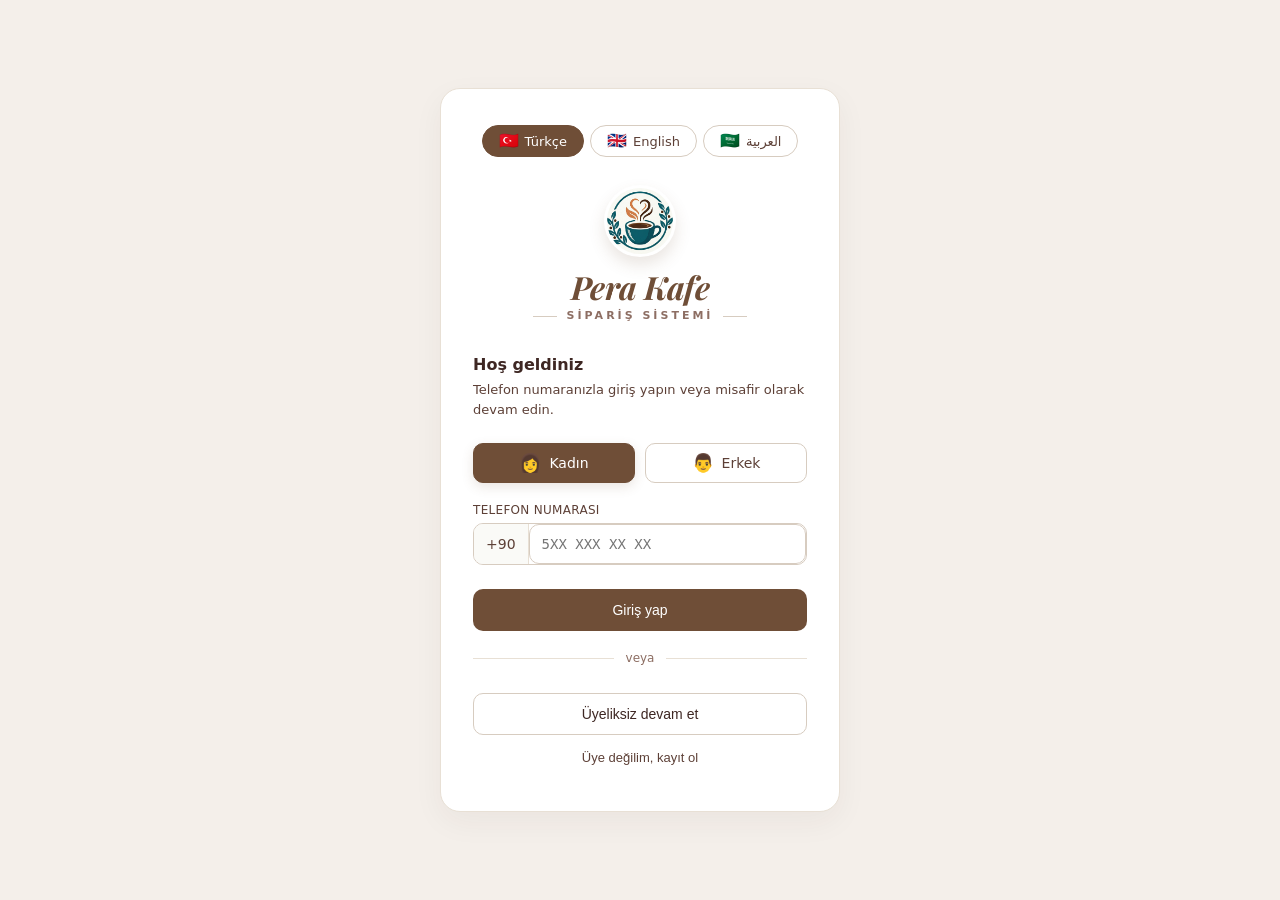
<file: static/orders.html>
<!DOCTYPE html>
<html lang="tr" data-theme="light">
<head>
    <meta charset="UTF-8">
    <meta name="viewport" content="width=device-width, initial-scale=1.0">
    <title>Siparişlerim — Pera Kafe</title>
    <link href="https://cdnjs.cloudflare.com/ajax/libs/font-awesome/6.0.0/css/all.min.css" rel="stylesheet">
    <link rel="stylesheet" href="perakafe.css">
    <style>
        /* Bu sayfaya özel: index.html body'si overflow:hidden olduğu için
           kendi kaydırılabilir kapsayıcımızı kuruyoruz. Renkler perakafe.css
           tema değişkenlerinden gelir, böylece 4 tema da otomatik çalışır. */
        .orders-wrap { flex:1; overflow-y:auto; padding:20px 16px 40px; }
        .orders-inner { max-width:560px; margin:0 auto; display:flex; flex-direction:column; gap:18px; }
        .section-title { font-size:14px; font-weight:700; color:var(--accent); display:flex; align-items:center; gap:8px; margin:6px 0 2px; }

        /* Canlı takip kartı */
        .live-card { background:var(--bg-surface); border:1.5px solid var(--border); border-radius:16px; padding:20px; box-shadow:var(--shadow); }
        .live-head { display:flex; align-items:center; justify-content:space-between; margin-bottom:18px; }
        .live-id { font-size:15px; font-weight:700; color:var(--text-main); }
        .live-dot { display:inline-flex; align-items:center; gap:6px; font-size:11px; font-weight:700; color:#fff; background:#E74C3C; padding:4px 10px; border-radius:999px; }
        .live-dot::before { content:''; width:7px; height:7px; border-radius:50%; background:#fff; animation:pulse-dot 1.2s ease-in-out infinite; }
        .live-empty { background:var(--bg-card); border:1px dashed var(--border); border-radius:14px; padding:22px; text-align:center; color:var(--text-muted); font-size:13px; }
        .live-cancelled { text-align:center; color:#E74C3C; font-weight:600; font-size:13px; margin-top:6px; }

        /* Geçmiş sipariş kartları */
        .order-card { background:var(--bg-surface); border:1px solid var(--border); border-radius:14px; padding:14px 16px; box-shadow:var(--shadow); }
        .order-top { display:flex; align-items:center; justify-content:space-between; gap:8px; margin-bottom:4px; }
        .order-no { font-size:14px; font-weight:700; color:var(--text-main); }
        .order-date { font-size:11px; color:var(--text-muted); margin-bottom:8px; }
        .order-items { font-size:12px; color:var(--text-sub); line-height:1.5; }
        .order-total { font-size:15px; font-weight:700; color:var(--accent); text-align:right; margin-top:8px; }
        .status-badge { font-size:11px; font-weight:700; padding:4px 10px; border-radius:999px; white-space:nowrap; }
        .st-pending   { background:rgba(241,196,15,.18);  color:#B7950B; }
        .st-preparing { background:rgba(230,126,34,.18);  color:#CA6F1E; }
        .st-ready     { background:rgba(39,174,96,.18);   color:#1E8449; }
        .st-completed { background:rgba(127,140,141,.18); color:#566573; }
        .st-cancelled { background:rgba(231,76,60,.18);   color:#C0392B; }

        .hist-empty { text-align:center; color:var(--text-muted); font-size:13px; padding:24px 0; }
        .hist-loading { text-align:center; color:var(--text-muted); font-size:13px; padding:24px 0; }
        .back-btn { background:rgba(255,255,255,.12); border:1px solid rgba(255,255,255,.2); border-radius:8px; padding:5px 12px; color:var(--topbar-text); font-size:13px; font-weight:600; cursor:pointer; }
        .back-btn:hover { background:rgba(255,255,255,.22); }
    </style>
</head>
<body>

<!-- TOPBAR -->
<div class="topbar">
    <div class="topbar-left">
        <button class="back-btn" onclick="window.location.href='index.html'" title="Geri">
            <i class="fas fa-arrow-left"></i> Geri
        </button>
        <span class="topbar-brand" style="margin-left:12px;padding-left:12px;border-left:1px solid rgba(255,255,255,.2)">📦 Siparişlerim</span>
    </div>
    <div class="topbar-right">
        <div class="theme-swatches">
            <div class="swatch" style="background:#F5F1E8" data-theme="light"    onclick="setTheme('light')"></div>
            <div class="swatch" style="background:#1A1208" data-theme="dark"     onclick="setTheme('dark')"></div>
            <div class="swatch" style="background:#0D1B2A" data-theme="darkblue" onclick="setTheme('darkblue')"></div>
            <div class="swatch" style="background:#1B1B1B" data-theme="midnight" onclick="setTheme('midnight')"></div>
        </div>
    </div>
</div>

<!-- İÇERİK -->
<div class="orders-wrap">
    <div class="orders-inner">

        <div class="section-title"><i class="fas fa-satellite-dish"></i> Aktif Sipariş</div>

        <!-- Canlı takip kartı (aktif sipariş varsa) -->
        <div class="live-card" id="live-card" style="display:none;">
            <div class="live-head">
                <span class="live-id">Sipariş #<span id="live-id">—</span></span>
                <span class="live-dot">CANLI</span>
            </div>
            <div class="track-steps">
                <div class="track-step" id="lstep-pending">
                    <div class="step-dot">🕐</div>
                    <div><div class="step-label">Sipariş Alındı</div></div>
                </div>
                <div class="track-step" id="lstep-preparing">
                    <div class="step-dot">☕</div>
                    <div><div class="step-label">Hazırlanıyor</div></div>
                </div>
                <div class="track-step" id="lstep-ready">
                    <div class="step-dot">✓</div>
                    <div><div class="step-label">Hazır! Tezgaha Gelin</div></div>
                </div>
                <div class="track-step" id="lstep-completed">
                    <div class="step-dot">🎉</div>
                    <div><div class="step-label">Teslim Edildi</div></div>
                </div>
            </div>
            <div class="live-cancelled" id="live-cancelled" style="display:none;">❌ Sipariş iptal edildi.</div>
        </div>

        <!-- Aktif sipariş yoksa -->
        <div class="live-empty" id="live-empty" style="display:none;">Şu an aktif bir siparişiniz yok.</div>

        <div class="section-title" style="margin-top:10px;"><i class="fas fa-clock-rotate-left"></i> Geçmiş Siparişler</div>
        <div id="history-list">
            <div class="hist-loading">Yükleniyor…</div>
        </div>

    </div>
</div>

<script>
// ── Tema (index.html ile aynı anahtar) ────────────────────────
function setTheme(th){ localStorage.setItem('peraTheme', th); applyTheme(th); }
function applyTheme(th){
    document.documentElement.setAttribute('data-theme', th);
    document.querySelectorAll('.swatch').forEach(s => s.classList.toggle('active', s.dataset.theme === th));
}
applyTheme(localStorage.getItem('peraTheme') || 'light');

// ── Kimlik ────────────────────────────────────────────────────
const userName  = localStorage.getItem('userName')  || '';
if (!userName) { window.location.href = 'perakafe_login.html'; }
const userPhone = localStorage.getItem('userPhone') || '';

// ── Durum sözlüğü ─────────────────────────────────────────────
const STATUS = {
    pending:   { label: 'Sipariş Alındı',  cls: 'st-pending'   },
    preparing: { label: 'Hazırlanıyor',    cls: 'st-preparing' },
    ready:     { label: 'Hazır',           cls: 'st-ready'     },
    completed: { label: 'Teslim Edildi',   cls: 'st-completed' },
    cancelled: { label: 'İptal Edildi',    cls: 'st-cancelled' },
};
const TERMINAL = ['completed', 'cancelled'];

// ── Yardımcılar ───────────────────────────────────────────────
function fmtDate(s){
    if (!s) return '';
    const d = new Date(String(s).replace(' ', 'T'));   // MySQL 'YYYY-MM-DD HH:MM:SS'
    if (isNaN(d.getTime())) return s;
    return d.toLocaleString('tr-TR', { day:'2-digit', month:'short', year:'numeric', hour:'2-digit', minute:'2-digit' });
}
function fmtMoney(n){ return (Number(n)||0).toFixed(2).replace('.', ',') + ' ₺'; }
function esc(s){ const d = document.createElement('div'); d.textContent = s == null ? '' : s; return d.innerHTML; }

// ── Canlı takip ───────────────────────────────────────────────
let liveInterval = null;
let liveId = null;

function updateSteps(status){
    const order = ['pending','preparing','ready','completed'];
    const cur   = order.indexOf(status);
    order.forEach((s, i) => {
        const el = document.getElementById('lstep-' + s);
        if (!el) return;
        el.classList.remove('done','active');
        if (i < cur)        el.classList.add('done');
        else if (i === cur) el.classList.add('active');
    });
    document.getElementById('live-cancelled').style.display = (status === 'cancelled') ? 'block' : 'none';
}

function startLive(id){
    if (liveInterval && String(id) === String(liveId)) return;   // zaten takipte
    liveId = id;
    document.getElementById('live-id').textContent = id;
    document.getElementById('live-empty').style.display = 'none';
    document.getElementById('live-card').style.display  = 'block';
    updateSteps('pending');

    const poll = async () => {
        try {
            const r = await fetch(window.location.origin + '/order/' + id + '/status');
            if (!r.ok) return;
            const data = await r.json();
            updateSteps(data.Status);
            if (TERMINAL.includes(data.Status)) {
                clearInterval(liveInterval); liveInterval = null;
                if (String(localStorage.getItem('peraActiveOrder')) === String(id)) {
                    localStorage.removeItem('peraActiveOrder');
                }
                // Son durumu kısa süre göster, sonra kartı kapatıp geçmişe indir
                setTimeout(() => { liveId = null; noLive(); loadHistory(); }, 2500);
            }
        } catch(e) {}
    };
    poll();
    if (liveInterval) clearInterval(liveInterval);
    liveInterval = setInterval(poll, 5000);
}

function noLive(){
    document.getElementById('live-card').style.display  = 'none';
    document.getElementById('live-empty').style.display = 'block';
}

// ── Geçmiş + aktif belirleme ──────────────────────────────────
async function loadHistory(){
    const list = document.getElementById('history-list');

    if (!userPhone) {
        // Misafir: telefon yok → kişiye bağlı geçmiş çekilemez (canlı takip init'te başlar)
        list.innerHTML = '<div class="hist-empty">Geçmiş siparişlerinizi görmek için telefon numaranızla giriş yapın.<br>(Misafir girişinde sipariş geçmişi tutulmaz.)</div>';
        if (!liveId) noLive();
        return;
    }

    try {
        const r = await fetch(window.location.origin + '/orders/by-phone/' + encodeURIComponent(userPhone) + '?limit=10');
        if (!r.ok) throw new Error('HTTP ' + r.status);
        const orders = await r.json();

        // Canlı takip edilen yoksa, geçmişteki en yeni "bitmemiş" siparişi canlıya al
        // (başka cihazdan verilmiş olabilir). localStorage'daki aktif sipariş önceliklidir.
        if (!liveId) {
            const act = orders.find(o => !TERMINAL.includes(o.Status));
            if (act) startLive(String(act.OrderID));
            else noLive();
        }

        // Geçmiş listesi — canlı gösterilen siparişi tekrar etme
        const past = orders.filter(o => String(o.OrderID) !== String(liveId));
        list.innerHTML = past.length
            ? past.map(renderOrderCard).join('')
            : '<div class="hist-empty">Henüz başka siparişiniz yok.</div>';
    } catch(e) {
        list.innerHTML = '<div class="hist-empty">Siparişler yüklenemedi. Lütfen tekrar deneyin.</div>';
        if (!liveId) noLive();
    }
}

function renderOrderCard(o){
    const st = STATUS[o.Status] || { label: o.Status, cls: 'st-completed' };
    const items = (o.items || []).map(it => `${it.Quantity}× ${esc(it.ProductName)}`).join(' · ') || '—';
    return `
        <div class="order-card">
            <div class="order-top">
                <span class="order-no">Sipariş #${o.OrderID}</span>
                <span class="status-badge ${st.cls}">${st.label}</span>
            </div>
            <div class="order-date">${fmtDate(o.CreatedAt)}</div>
            <div class="order-items">${items}</div>
            <div class="order-total">${fmtMoney(o.TotalAmount)}</div>
        </div>`;
}

// ── Başlat ────────────────────────────────────────────────────
(function init(){
    // Canlı takibi geçmiş fetch'inden bağımsız başlat: aktif sipariş kartı,
    // geçmiş yüklenemese bile kendi durum endpoint'ini yoklayarak görünür.
    const localActive = localStorage.getItem('peraActiveOrder');
    if (localActive) startLive(localActive);
    loadHistory();
})();
</script>

</body>
</html>
</file>
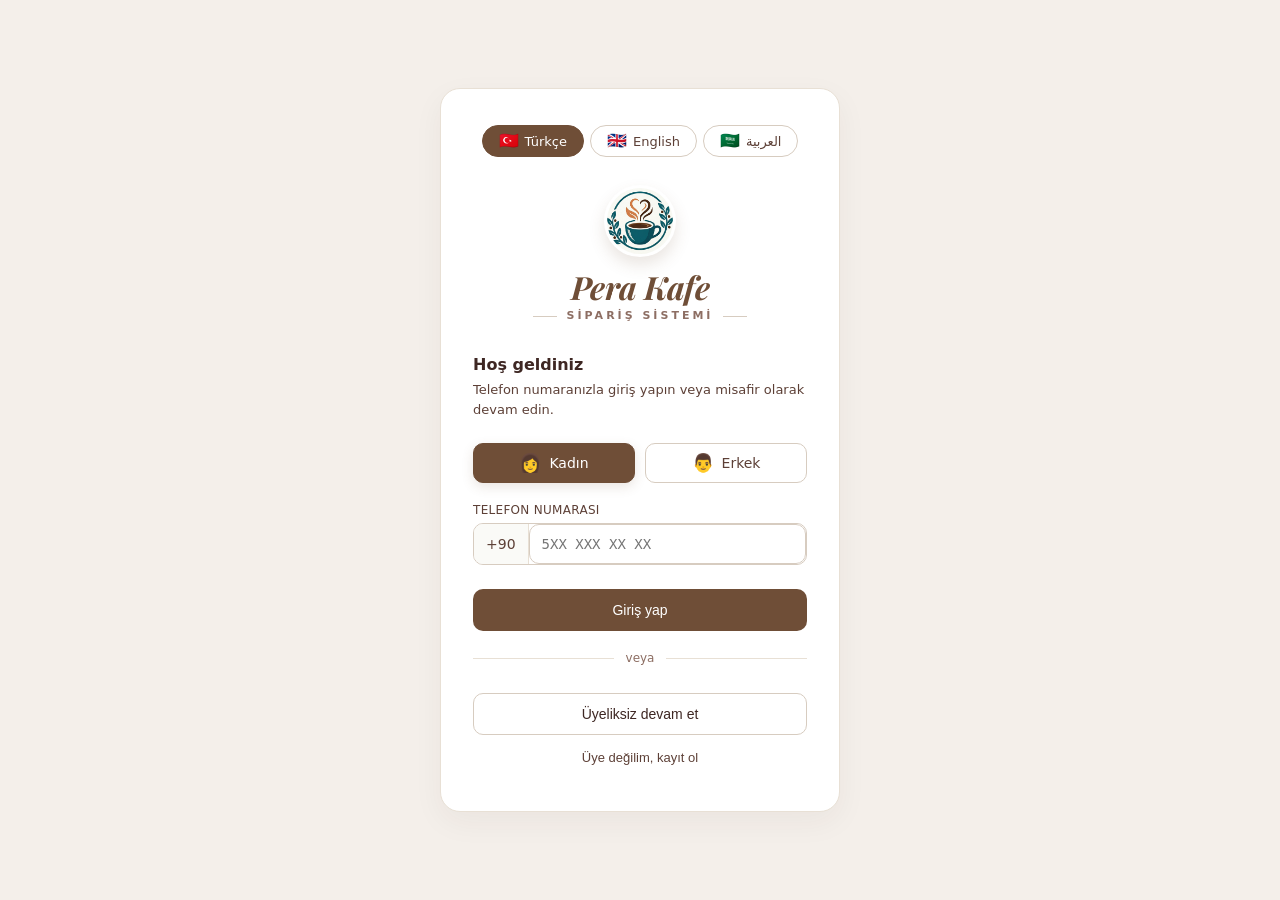
<file: static/perakafe.html>
<!DOCTYPE html>
<html lang="tr" data-theme="light">
<head>
    <meta charset="UTF-8">
    <meta name="viewport" content="width=device-width, initial-scale=1.0">
    <title>Pera Kafe</title>
    <link href="https://cdnjs.cloudflare.com/ajax/libs/font-awesome/6.0.0/css/all.min.css" rel="stylesheet">
    <link rel="stylesheet" href="perakafe.css">
    <script type="importmap">
        {
            "imports": {
                "three": "https://unpkg.com/three@0.160.0/build/three.module.js",
                "three/addons/": "https://unpkg.com/three@0.160.0/examples/jsm/"
            }
        }
    </script>
</head>
<body>

<!-- TOPBAR -->
<div class="topbar">
    <div class="topbar-left">
        <button class="menu-toggle" onclick="toggleSidebar()" title="Menü">☰</button>
        <div class="av-circle" id="av-circle">?</div>
        <span class="topbar-name" id="topbar-name">—</span>
        <span class="topbar-brand" style="margin-left:12px;padding-left:12px;border-left:1px solid rgba(255,255,255,.2)">☕ Pera Kafe</span>
    </div>
    <div class="topbar-right">
        <div class="theme-swatches">
            <div class="swatch active" style="background:#F5F1E8" data-theme="light"    onclick="setTheme('light')"></div>
            <div class="swatch"        style="background:#1A1208" data-theme="dark"     onclick="setTheme('dark')"></div>
            <div class="swatch"        style="background:#0D1B2A" data-theme="darkblue" onclick="setTheme('darkblue')"></div>
            <div class="swatch"        style="background:#1B1B1B" data-theme="midnight" onclick="setTheme('midnight')"></div>
        </div>
        <button class="topbar-btn" id="btn-logout" onclick="logout()">
            <i class="fas fa-sign-out-alt"></i> <span id="txt-logout"></span>
        </button>
    </div>
</div>

<!-- GÖVDE -->
<div class="body-wrap">
    <div class="sidebar">
        <div class="sidebar-title" id="txt-menu-title">—</div>
        <div id="menu-container">
            <p style="text-align:center;color:var(--text-muted);font-size:13px;" id="txt-loading-menu">—</p>
        </div>
    </div>

    <div class="main-container">
        <div class="center-col">
            <div class="avatar-wrap">
                <div class="avatar-frame" id="model-container"></div>
                <div class="voice-pill" id="voice-pill">
                    <div class="voice-pill-dot wake" id="pill-dot"></div>
                    <div class="voice-wave idle" id="pill-wave">
                        <span style="height:4px"></span><span style="height:10px"></span>
                        <span style="height:6px"></span><span style="height:14px"></span>
                        <span style="height:5px"></span>
                    </div>
                    <span class="voice-pill-text" id="pill-text">—</span>
                    <button class="voice-pill-btn" id="pill-btn" onclick="toggleVoiceSystem()">—</button>
                </div>
            </div>

            <div class="input-area">
                <input type="text" id="user-input" placeholder="—" onkeypress="handleKeyPress(event)">
                <button class="send-btn" onclick="sendMessage()">
                    <i class="fas fa-paper-plane"></i> <span id="txt-send">—</span>
                </button>
            </div>
            <div id="loading">—</div>
        </div>

        <div class="right-col">
            <div class="box-wrapper">
                <h3 id="txt-campaigns-title">🎁 Kampanyalar</h3>
                <div class="campaigns-box" id="campaigns-container">
                    <div class="campaign-empty">Yükleniyor...</div>
                </div>
            </div>
            <div class="chat-history" id="chat-history" style="display:none"></div>
            <div class="box-wrapper">
                <h3 id="txt-receipt-title">—</h3>
                <div class="receipt" id="receipt-container"></div>
                <div id="receipt-summary"></div>
                <button class="reset-btn" id="btn-pay" onclick="clearCart()">—</button>
            </div>
        </div>
    </div>
</div>

<!-- SİPARİŞ TAKİP MODAL -->
<div class="track-overlay" id="track-overlay">
    <div class="track-card">
        <div class="track-title">📦 Siparişiniz Takip Ediliyor</div>
        <div class="track-sub" id="track-sub">Sipariş #<span id="track-order-id">—</span></div>
        <div class="track-steps">
            <div class="track-step" id="step-pending">
                <div class="step-dot">🕐</div>
                <div><div class="step-label">Sipariş Alındı</div></div>
            </div>
            <div class="track-step" id="step-preparing">
                <div class="step-dot">☕</div>
                <div><div class="step-label">Hazırlanıyor</div></div>
            </div>
            <div class="track-step" id="step-ready">
                <div class="step-dot">✓</div>
                <div><div class="step-label">Hazır! Tezgaha Gelin</div></div>
            </div>
            <div class="track-step" id="step-completed">
                <div class="step-dot">🎉</div>
                <div><div class="step-label">Teslim Edildi</div></div>
            </div>
        </div>
        <button class="track-close-btn" onclick="closeOrderTracking()">Kapat</button>
    </div>
</div>

<!-- JS: sıra önemli! ui-strings önce yüklenmeli -->
<script src="js/ui-strings.js"></script>
<script src="js/voice.js"></script>
<script src="js/cart.js"></script>
<script src="js/menu.js"></script>
<script src="js/app.js"></script>

<!-- 3D Model (module tip; ayrı kalmalı) -->
<script type="module">
    import * as THREE from 'three';
    import { GLTFLoader } from 'three/addons/loaders/GLTFLoader.js';

    const container = document.getElementById('model-container');
    const width  = container.clientWidth;
    const height = container.clientHeight;

    const scene  = new THREE.Scene();
    const camera = new THREE.PerspectiveCamera(75, width / height, 0.1, 1000);
    camera.position.set(0, 1.5, 3);

    const renderer = new THREE.WebGLRenderer({ antialias:true, alpha:true });
    renderer.setClearColor(0x000000, 0);
    renderer.setSize(width, height);
    renderer.setPixelRatio(window.devicePixelRatio);
    container.appendChild(renderer.domElement);

    const ambientLight = new THREE.AmbientLight(0xffffff, 1.5);
    scene.add(ambientLight);
    const directionalLight = new THREE.DirectionalLight(0xffffff, 2);
    directionalLight.position.set(2, 2, 5);
    scene.add(directionalLight);

    let faceMesh = null;
    const mouthOpenIndex = 42;

    const loader = new GLTFLoader();
    loader.load('parkergirl.glb', (gltf) => {
        const model = gltf.scene;
        model.position.set(0, 0.2, 2.5);
        scene.add(model);
        model.traverse((child) => {
            if (child.isMesh && child.name === 'Object_16') {
                faceMesh = child;
                console.log("Yüz mesh bağlandı.");
            }
        });
    }, undefined, (error) => { console.error('Model yükleme hatası:', error); });

    function animate() {
        requestAnimationFrame(animate);
        if (faceMesh) {
            if (window.isPeraSpeaking) {
                const aciklik = (Math.sin(Date.now() * 0.015) + 1) / 2;
                faceMesh.morphTargetInfluences[mouthOpenIndex] = aciklik * 0.7;
            } else {
                faceMesh.morphTargetInfluences[mouthOpenIndex] +=
                    (0 - faceMesh.morphTargetInfluences[mouthOpenIndex]) * 0.2;
            }
        }
        renderer.render(scene, camera);
    }
    animate();

    window.addEventListener('resize', () => {
        const w = container.clientWidth;
        const h = container.clientHeight;
        camera.aspect = w / h;
        camera.updateProjectionMatrix();
        renderer.setSize(w, h);
    });
</script>

</body>
</html>
</file>
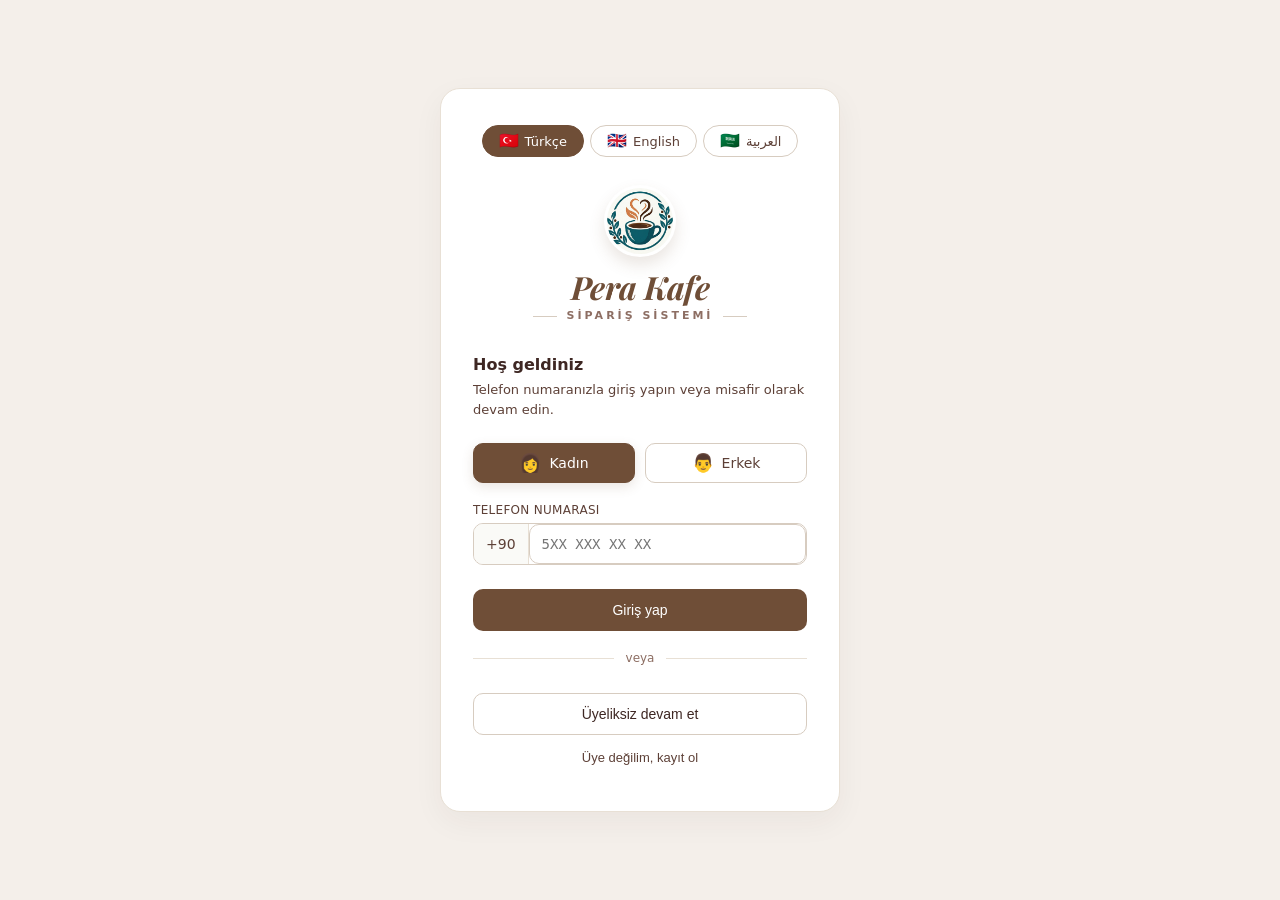
<file: static/perakafe_login.html>
<!DOCTYPE html>
<html lang="tr">
<head>
  <meta charset="UTF-8">
  <meta name="viewport" content="width=device-width, initial-scale=1.0">
  <title>Pera Kafe - Giriş</title>
  <style>
  @import url('https://fonts.googleapis.com/css2?family=Playfair+Display:ital,wght@0,600;0,700;1,700&display=swap');
  :root {
    --color-primary: #6F4E37;
    --color-primary-hover: #4A3323;
    --color-primary-light: #C4A48A;
    --color-primary-shadow: rgba(111,78,55,.15);
    --color-background-tertiary: #F4EFEA;
    --color-background-secondary: #FAFAF7;
    --color-background-primary: #FFFFFF;
    --color-border-tertiary: #E8E0D5;
    --color-border-secondary: #D7CCC0;
    --color-border-danger: #E57373;
    --color-text-primary: #3E2723;
    --color-text-secondary: #5D4037;
    --color-text-tertiary: #8D6E63;
    --color-text-danger: #D32F2F;
    --color-text-success: #388E3C;
    --color-background-danger: #FFEBEE;
    --font-sans: 'Inter', system-ui, -apple-system, sans-serif;
    --font-mono: ui-monospace, SFMono-Regular, monospace;
    --border-radius-xl: 20px;
    --border-radius-lg: 16px;
    --border-radius-md: 10px;
  }

  *{box-sizing:border-box;margin:0;padding:0}
  .app{min-height:100vh;background:var(--color-background-tertiary);display:flex;align-items:center;justify-content:center;padding:24px;font-family:var(--font-sans)}
  .card{background:var(--color-background-primary);border:.5px solid var(--color-border-tertiary);border-radius:var(--border-radius-xl);padding:36px 32px;width:100%;max-width:400px;box-shadow:0 10px 30px rgba(62,39,35,.05)}

  /* ── DİL SEÇİCİ ── */
  .lang-bar{display:flex;justify-content:center;gap:6px;margin-bottom:28px}
  .lang-btn{
    display:flex;align-items:center;gap:6px;
    padding:7px 16px;border-radius:50px;
    border:1.5px solid var(--color-border-secondary);
    background:transparent;
    font-family:var(--font-sans);font-size:13px;font-weight:500;
    color:var(--color-text-secondary);cursor:pointer;
    transition:all .2s;
  }
  .lang-btn:hover{background:var(--color-background-secondary)}
  .lang-btn.active{
    background:var(--color-primary);
    border-color:var(--color-primary);
    color:#fff;
  }
  .lang-flag{font-size:16px;line-height:1}

  /* ── LOGO ── */
  .logo{display:flex;flex-direction:column;align-items:center;justify-content:center;gap:14px;margin-bottom:32px;text-align:center}
  .logo-mark{width:72px;height:72px;border-radius:50%;overflow:hidden;box-shadow:0 8px 16px var(--color-primary-shadow);border:3px solid #fff;background:var(--color-background-primary);display:flex;align-items:center;justify-content:center}
  .logo-mark img{width:100%;height:100%;object-fit:cover}
  .logo-text{font-family:'Playfair Display',serif;font-size:32px;font-weight:700;font-style:italic;color:var(--color-primary);letter-spacing:-.5px;line-height:1}
  .logo-sub{font-size:11px;font-weight:600;color:var(--color-text-tertiary);letter-spacing:3px;text-transform:uppercase;margin-top:6px;position:relative;display:inline-block}
  .logo-sub::before,.logo-sub::after{content:'';position:absolute;top:50%;width:24px;height:1px;background:var(--color-border-secondary)}
  .logo-sub::before{right:100%;margin-right:10px}
  .logo-sub::after{left:100%;margin-left:10px}

  /* ── EKRANLAR ── */
  .screen{display:none}
  .screen.active{display:block}
  h2{font-size:16px;font-weight:600;color:var(--color-text-primary);margin-bottom:6px}
  .sub{font-size:13px;color:var(--color-text-secondary);margin-bottom:24px;line-height:1.5}
  .field{margin-bottom:16px}
  .field label{display:block;font-size:12px;color:var(--color-text-secondary);margin-bottom:6px;font-weight:500;letter-spacing:.3px;text-transform:uppercase}
  .phone-wrap{display:flex;align-items:center;border:1px solid var(--color-border-secondary);border-radius:var(--border-radius-md);overflow:hidden;background:var(--color-background-primary);transition:border-color .15s,box-shadow .15s}
  .phone-wrap:focus-within{border-color:var(--color-primary);box-shadow:0 0 0 3px var(--color-primary-shadow)}
  .phone-wrap.error{border-color:var(--color-border-danger)}
  .phone-prefix{padding:0 12px;font-size:14px;color:var(--color-text-secondary);border-right:.5px solid var(--color-border-tertiary);height:40px;display:flex;align-items:center;background:var(--color-background-secondary);white-space:nowrap}
  .phone-wrap input{border:none;outline:none;padding:0 12px;font-size:14px;color:var(--color-text-primary);background:transparent;height:40px;width:100%;font-family:var(--font-mono)}
  input[type=text]{border:1px solid var(--color-border-secondary);border-radius:var(--border-radius-md);padding:0 12px;font-size:14px;height:40px;width:100%;outline:none;color:var(--color-text-primary);background:var(--color-background-primary);transition:border-color .15s,box-shadow .15s}
  input[type=text]:focus{border-color:var(--color-primary);box-shadow:0 0 0 3px var(--color-primary-shadow)}
  .btn-primary{width:100%;height:42px;background:var(--color-primary);color:#fff;border:none;border-radius:var(--border-radius-md);font-size:14px;font-weight:500;cursor:pointer;transition:background .15s,transform .1s;margin-top:8px}
  .btn-primary:hover{background:var(--color-primary-hover)}
  .btn-primary:active{transform:scale(.98)}
  .btn-primary:disabled{background:var(--color-primary-light);cursor:not-allowed}
  .btn-outline{width:100%;height:42px;background:transparent;color:var(--color-text-primary);border:1px solid var(--color-border-secondary);border-radius:var(--border-radius-md);font-size:14px;font-weight:500;cursor:pointer;transition:background .15s,transform .1s;margin-top:8px}
  .btn-outline:hover{background:var(--color-background-secondary)}
  .btn-outline:active{transform:scale(.98)}
  .btn-ghost{width:100%;height:36px;background:transparent;color:var(--color-text-secondary);border:none;font-size:13px;font-weight:500;cursor:pointer;margin-top:4px;border-radius:var(--border-radius-md);transition:color .15s}
  .btn-ghost:hover{color:var(--color-text-primary)}
  .divider{display:flex;align-items:center;gap:12px;margin:20px 0}
  .divider span{font-size:12px;color:var(--color-text-tertiary);white-space:nowrap;font-weight:500}
  .divider::before,.divider::after{content:'';flex:1;height:1px;background:var(--color-border-tertiary)}
  .error-msg{font-size:12px;color:var(--color-text-danger);margin-top:6px;display:none;align-items:center;gap:5px}
  .error-msg.show{display:flex}
  .error-icon{width:14px;height:14px;background:var(--color-background-danger);border-radius:50%;display:flex;align-items:center;justify-content:center;flex-shrink:0}
  .success-msg{font-size:12px;color:var(--color-text-success);margin-top:6px;display:none;align-items:center;gap:5px}
  .success-msg.show{display:flex}
  .back-btn{display:flex;align-items:center;gap:6px;font-size:13px;font-weight:500;color:var(--color-text-secondary);cursor:pointer;background:none;border:none;padding:0;margin-bottom:24px;transition:color .15s}
  .back-btn:hover{color:var(--color-text-primary)}
  .back-btn svg{width:14px;height:14px;stroke:currentColor;stroke-width:2;fill:none;stroke-linecap:round;stroke-linejoin:round}
  .steps{display:flex;gap:6px;margin-bottom:28px}
  .step{height:4px;border-radius:2px;flex:1;background:var(--color-border-tertiary);transition:background .3s}
  .step.done{background:var(--color-primary)}
  .welcome-box{background:#F0E8DF;border-radius:var(--border-radius-lg);padding:16px;margin-bottom:24px;border:1px solid #E8E0D5}
  .welcome-name{font-size:15px;font-weight:600;color:var(--color-text-primary)}
  .welcome-sub{font-size:12px;color:var(--color-text-secondary);margin-top:4px}
  .input-row{display:grid;grid-template-columns:1fr 1fr;gap:12px}
  .hint{font-size:11px;color:var(--color-text-tertiary);margin-top:4px}
  .loading-dots{display:inline-flex;gap:3px;align-items:center}
  .loading-dots span{width:4px;height:4px;border-radius:50%;background:currentColor;opacity:0;animation:dot .9s infinite}
  .loading-dots span:nth-child(2){animation-delay:.15s}
  .loading-dots span:nth-child(3){animation-delay:.3s}
  @keyframes dot{0%,80%,100%{opacity:0}40%{opacity:1}}

  /* ── CİNSİYET SEÇİCİ ── */
  .gender-bar{display:flex;gap:10px;margin-bottom:20px}
  .gender-btn{
    flex:1;display:flex;align-items:center;justify-content:center;gap:8px;
    padding:10px 16px;border-radius:var(--border-radius-md);
    border:1.5px solid var(--color-border-secondary);
    background:transparent;
    font-family:var(--font-sans);font-size:14px;font-weight:500;
    color:var(--color-text-secondary);cursor:pointer;
    transition:all .2s;
  }
  .gender-btn:hover{background:var(--color-background-secondary)}
  .gender-btn.active{
    background:var(--color-primary);
    border-color:var(--color-primary);
    color:#fff;
    box-shadow:0 4px 12px var(--color-primary-shadow);
  }
  .gender-icon{font-size:18px;line-height:1}
  </style>
</head>
<body>
<div class="app">
<div class="card">

  <!-- DİL SEÇİCİ -->
  <div class="lang-bar">
    <button class="lang-btn active" data-lang="tr" onclick="setLang('tr')">
      <span class="lang-flag">🇹🇷</span> Türkçe
    </button>
    <button class="lang-btn" data-lang="en" onclick="setLang('en')">
      <span class="lang-flag">🇬🇧</span> English
    </button>
    <button class="lang-btn" data-lang="ar" onclick="setLang('ar')">
      <span class="lang-flag">🇸🇦</span> العربية
    </button>
  </div>

  <!-- LOGO -->
  <div class="logo">
    <div class="logo-mark">
      <img src="pera cafe yazisiz.png" alt="Pera Kafe" onerror="this.src='https://via.placeholder.com/72?text=PK'">
    </div>
    <div>
      <div class="logo-text">Pera Kafe</div>
      <div class="logo-sub" id="logo-sub">sipariş sistemi</div>
    </div>
  </div>

  <!-- GİRİŞ EKRANI -->
  <div id="s-login" class="screen active">
    <h2 id="txt-welcome-title">Hoş geldiniz</h2>
    <p class="sub" id="txt-welcome-sub">Telefon numaranızla giriş yapın veya misafir olarak devam edin.</p>
    <div class="gender-bar">
      <button class="gender-btn active" id="gender-female" onclick="setGender('female')">
        <span class="gender-icon">👩</span>
        <span id="txt-gender-female">Kadın</span>
      </button>
      <button class="gender-btn" id="gender-male" onclick="setGender('male')">
        <span class="gender-icon">👨</span>
        <span id="txt-gender-male">Erkek</span>
      </button>
    </div>
    <div class="field">
      <label id="txt-phone-label">Telefon numarası</label>
      <div class="phone-wrap" id="phone-wrap">
        <div class="phone-prefix">+90</div>
        <input type="text" id="phone-input" placeholder="5XX XXX XX XX" maxlength="13"
               inputmode="numeric" autocomplete="tel"
               onkeypress="if(event.key==='Enter') doLogin()"/>
      </div>
      <div class="error-msg" id="phone-error">
        <div class="error-icon"><svg width="8" height="8" viewBox="0 0 8 8" fill="none" stroke="var(--color-text-danger)" stroke-width="1.5" stroke-linecap="round"><line x1="2" y1="2" x2="6" y2="6"/><line x1="6" y1="2" x2="2" y2="6"/></svg></div>
        <span id="phone-error-text"></span>
      </div>
    </div>
    <button class="btn-primary" id="btn-login" onclick="doLogin()"></button>
    <div class="divider"><span id="txt-or">veya</span></div>
    <button class="btn-outline" onclick="goGuest()" id="btn-guest"></button>
    <button class="btn-ghost"   onclick="goRegister()" id="btn-register-link"></button>
  </div>

  <!-- KAYIT EKRANI -->
  <div id="s-register" class="screen">
    <button class="back-btn" onclick="goBack('s-login')">
      <svg viewBox="0 0 14 14"><polyline points="9,2 4,7 9,12"/></svg>
      <span id="txt-back">Geri</span>
    </button>
    <div class="steps"><div class="step done"></div><div class="step" id="rs2"></div></div>
    <h2 id="txt-reg-title">Hesap oluştur</h2>
    <p class="sub" id="txt-reg-sub">Birkaç bilgiyle hemen üye olun.</p>
    <div class="input-row">
      <div class="field">
        <label id="txt-name-label">Ad</label>
        <input type="text" id="reg-name" placeholder="Ahmet"/>
      </div>
      <div class="field">
        <label id="txt-surname-label">Soyad</label>
        <input type="text" id="reg-surname" placeholder="Yılmaz"/>
      </div>
    </div>
    <div class="field">
      <label id="txt-phone-label2">Telefon numarası</label>
      <div class="phone-wrap" id="reg-phone-wrap">
        <div class="phone-prefix">+90</div>
        <input type="text" id="reg-phone" placeholder="5XX XXX XX XX" maxlength="13"
               inputmode="numeric" autocomplete="tel"
               onkeypress="if(event.key==='Enter') doRegister()"/>
      </div>
      <div class="hint" id="txt-phone-hint">10 haneli numara giriniz (5XX ile başlamalı)</div>
      <div class="error-msg" id="reg-error">
        <div class="error-icon"><svg width="8" height="8" viewBox="0 0 8 8" fill="none" stroke="var(--color-text-danger)" stroke-width="1.5" stroke-linecap="round"><line x1="2" y1="2" x2="6" y2="6"/><line x1="6" y1="2" x2="2" y2="6"/></svg></div>
        <span id="reg-error-text"></span>
      </div>
    </div>
    <button class="btn-primary" id="btn-register" onclick="doRegister()"></button>
  </div>

  <!-- KAYIT BAŞARILI -->
  <div id="s-success" class="screen">
    <button class="back-btn" onclick="goBack('s-login')">
      <svg viewBox="0 0 14 14"><polyline points="9,2 4,7 9,12"/></svg>
      <span id="txt-back2"></span>
    </button>
    <div class="steps"><div class="step done"></div><div class="step done"></div></div>
    <div class="welcome-box">
      <div class="welcome-name" id="welcome-name">Merhaba!</div>
      <div class="welcome-sub" id="welcome-sub"></div>
    </div>
    <h2 id="txt-reg-done-title"></h2>
    <p class="sub" id="txt-reg-done-sub"></p>
    <button class="btn-primary" onclick="goBack('s-login')" id="btn-go-login"></button>
  </div>

  <!-- HOŞ GELDİN -->
  <div id="s-welcome" class="screen">
    <div class="welcome-box">
      <div class="welcome-name" id="member-name">Merhaba!</div>
      <div class="welcome-sub" id="txt-seen-again"></div>
    </div>
    <h2 id="txt-ready-title"></h2>
    <p class="sub" id="txt-ready-sub"></p>
    <button class="btn-primary" onclick="goToCafe()" id="btn-start"></button>
    <button class="btn-ghost" onclick="logout()" id="btn-other-account"></button>
  </div>

  <!-- MİSAFİR -->
  <div id="s-guest" class="screen">
    <div class="welcome-box" style="background:var(--color-background-secondary);border-color:var(--color-border-secondary)">
      <div class="welcome-name" id="txt-guest-title" style="color:var(--color-text-primary)"></div>
      <div class="welcome-sub"  id="txt-guest-sub"   style="color:var(--color-text-secondary)"></div>
    </div>
    <h2 id="txt-guest-ready"></h2>
    <p class="sub" id="txt-guest-desc"></p>
    <button class="btn-primary" onclick="guestLogin()" id="btn-guest-start"></button>
    <button class="btn-ghost"   onclick="goBack('s-login')" id="btn-guest-back"></button>
  </div>

</div>
</div>

<script>
// ══════════════════════════════════════════════════════
//  ÇEVİRİLER
// ══════════════════════════════════════════════════════
const LANG = {
  tr: {
    genderFemale:     'Kadın',
    genderMale:       'Erkek',
    logoSub:          'sipariş sistemi',
    welcomeTitle:     'Hoş geldiniz',
    welcomeSub:       'Telefon numaranızla giriş yapın veya misafir olarak devam edin.',
    phoneLabel:       'Telefon numarası',
    btnLogin:         'Giriş yap',
    or:               'veya',
    btnGuest:         'Üyeliksiz devam et',
    btnRegisterLink:  'Üye değilim, kayıt ol',
    back:             'Geri',
    regTitle:         'Hesap oluştur',
    regSub:           'Birkaç bilgiyle hemen üye olun.',
    nameLabel:        'Ad',
    surnameLabel:     'Soyad',
    phoneLabel2:      'Telefon numarası',
    phoneHint:        '10 haneli numara giriniz (5XX ile başlamalı)',
    btnRegister:      'Kayıt ol',
    regDoneTitle:     'Kayıt tamamlandı',
    regDoneSub:       'Bilgileriniz sisteme kaydedildi.',
    btnGoLogin:       'Giriş ekranına git',
    seenAgain:        'Sizi tekrar görmek güzel.',
    readyTitle:       'Siparişe hazır',
    readySub:         'Menüye geçmek için devam edin.',
    btnStart:         'Siparişe başla',
    btnOtherAccount:  'Farklı hesapla giriş yap',
    guestTitle:       'Misafir olarak devam ediyorsunuz',
    guestSub:         'Siparişiniz oturumunuzla ilişkilendirilecek.',
    guestReady:       'Siparişe hazır',
    guestDesc:        'Üye olmadan siparişinizi verebilirsiniz.',
    btnGuestStart:    'Siparişe başla',
    btnGuestBack:     'Geri dön',
    errShortPhone:    'Lütfen 10 haneli bir numara giriniz.',
    errNotFound:      'Bu numara sistemde kayıtlı değil.',
    errAskRegister:   'Bu numara kayıtlı değil. Kayıt olmak ister misiniz?',
    errNoServer:      'Sunucuya ulaşılamıyor.',
    errNameRequired:  'Ad ve soyad zorunludur.',
    errBadPhone:      'Geçerli bir Türkiye cep numarası giriniz (5XX, 10 hane).',
    errDuplicate:     'Bu numara zaten kayıtlı.',
    checking:         'Kontrol ediliyor',
    saving:           'Kaydediliyor',
    regWelcomeSub:    'Üyeliğiniz oluşturuldu.',
    speechLang:       'tr-TR',
  },
  en: {
    genderFemale:     'Female',
    genderMale:       'Male',
    logoSub:          'order system',
    welcomeTitle:     'Welcome',
    welcomeSub:       'Sign in with your phone number or continue as guest.',
    phoneLabel:       'Phone number',
    btnLogin:         'Sign in',
    or:               'or',
    btnGuest:         'Continue without account',
    btnRegisterLink:  'New here? Register',
    back:             'Back',
    regTitle:         'Create account',
    regSub:           'Join in just a few steps.',
    nameLabel:        'First name',
    surnameLabel:     'Last name',
    phoneLabel2:      'Phone number',
    phoneHint:        'Enter 10-digit number (starts with 5XX)',
    btnRegister:      'Register',
    regDoneTitle:     'Registration complete',
    regDoneSub:       'Your details have been saved.',
    btnGoLogin:       'Go to sign in',
    seenAgain:        'Great to see you again.',
    readyTitle:       'Ready to order',
    readySub:         'Continue to the menu.',
    btnStart:         'Start ordering',
    btnOtherAccount:  'Sign in with a different account',
    guestTitle:       'Continuing as guest',
    guestSub:         'Your order will be linked to this session.',
    guestReady:       'Ready to order',
    guestDesc:        'You can order without an account.',
    btnGuestStart:    'Start ordering',
    btnGuestBack:     'Go back',
    errShortPhone:    'Please enter a 10-digit number.',
    errNotFound:      'This number is not registered.',
    errAskRegister:   'Number not found. Would you like to register?',
    errNoServer:      'Cannot reach the server.',
    errNameRequired:  'First and last name are required.',
    errBadPhone:      'Enter a valid Turkish mobile number (5XX, 10 digits).',
    errDuplicate:     'This number is already registered.',
    checking:         'Checking',
    saving:           'Saving',
    regWelcomeSub:    'Your account has been created.',
    speechLang:       'en-US',
  },
  ar: {
    genderFemale:     'أنثى',
    genderMale:       'ذكر',
    logoSub:          'نظام الطلبات',
    welcomeTitle:     'أهلاً وسهلاً',
    welcomeSub:       'سجّل الدخول برقم هاتفك أو تابع كضيف.',
    phoneLabel:       'رقم الهاتف',
    btnLogin:         'تسجيل الدخول',
    or:               'أو',
    btnGuest:         'المتابعة بدون حساب',
    btnRegisterLink:  'لست عضواً؟ سجّل الآن',
    back:             'رجوع',
    regTitle:         'إنشاء حساب',
    regSub:           'انضم في خطوات بسيطة.',
    nameLabel:        'الاسم الأول',
    surnameLabel:     'اسم العائلة',
    phoneLabel2:      'رقم الهاتف',
    phoneHint:        'أدخل 10 أرقام (تبدأ بـ 5XX)',
    btnRegister:      'تسجيل',
    regDoneTitle:     'اكتمل التسجيل',
    regDoneSub:       'تم حفظ بياناتك.',
    btnGoLogin:       'الذهاب إلى تسجيل الدخول',
    seenAgain:        'يسعدنا رؤيتك مجدداً.',
    readyTitle:       'جاهز للطلب',
    readySub:         'تابع إلى القائمة.',
    btnStart:         'ابدأ الطلب',
    btnOtherAccount:  'الدخول بحساب آخر',
    guestTitle:       'المتابعة كضيف',
    guestSub:         'سيرتبط طلبك بهذه الجلسة.',
    guestReady:       'جاهز للطلب',
    guestDesc:        'يمكنك الطلب بدون حساب.',
    btnGuestStart:    'ابدأ الطلب',
    btnGuestBack:     'رجوع',
    errShortPhone:    'الرجاء إدخال رقم مكوّن من 10 أرقام.',
    errNotFound:      'هذا الرقم غير مسجّل.',
    errAskRegister:   'الرقم غير موجود. هل تريد التسجيل؟',
    errNoServer:      'تعذّر الاتصال بالخادم.',
    errNameRequired:  'الاسم الأول واسم العائلة مطلوبان.',
    errBadPhone:      'أدخل رقم هاتف تركي صالح (5XX، 10 أرقام).',
    errDuplicate:     'هذا الرقم مسجّل بالفعل.',
    checking:         'جارٍ التحقق',
    saving:           'جارٍ الحفظ',
    regWelcomeSub:    'تم إنشاء حسابك.',
    speechLang:       'ar-SA',
  }
};

// ══════════════════════════════════════════════════════
//  DİL YÖNETİMİ
// ══════════════════════════════════════════════════════
let currentLang = localStorage.getItem('peraLang') || 'tr';

function setLang(lang) {
  currentLang = lang;
  localStorage.setItem('peraLang', lang);
  applyLang();
}

function applyLang() {
  const t = LANG[currentLang];
  document.documentElement.lang = currentLang;
  document.documentElement.dir  = currentLang === 'ar' ? 'rtl' : 'ltr';

  // Aktif buton
  document.querySelectorAll('.lang-btn').forEach(b => {
    b.classList.toggle('active', b.dataset.lang === currentLang);
  });

  // Metinleri güncelle
  const set = (id, val) => { const el = document.getElementById(id); if(el) el.textContent = val; };
  set('txt-gender-female', t.genderFemale);
  set('txt-gender-male',   t.genderMale);
  set('logo-sub',          t.logoSub);
  set('txt-welcome-title', t.welcomeTitle);
  set('txt-welcome-sub',   t.welcomeSub);
  set('txt-phone-label',   t.phoneLabel);
  set('btn-login',         t.btnLogin);
  set('txt-or',            t.or);
  set('btn-guest',         t.btnGuest);
  set('btn-register-link', t.btnRegisterLink);
  set('txt-back',          t.back);
  set('txt-back2',         t.back);
  set('txt-reg-title',     t.regTitle);
  set('txt-reg-sub',       t.regSub);
  set('txt-name-label',    t.nameLabel);
  set('txt-surname-label', t.surnameLabel);
  set('txt-phone-label2',  t.phoneLabel2);
  set('txt-phone-hint',    t.phoneHint);
  set('btn-register',      t.btnRegister);
  set('txt-reg-done-title',t.regDoneTitle);
  set('txt-reg-done-sub',  t.regDoneSub);
  set('btn-go-login',      t.btnGoLogin);
  set('txt-seen-again',    t.seenAgain);
  set('txt-ready-title',   t.readyTitle);
  set('txt-ready-sub',     t.readySub);
  set('btn-start',         t.btnStart);
  set('btn-other-account', t.btnOtherAccount);
  set('txt-guest-title',   t.guestTitle);
  set('txt-guest-sub',     t.guestSub);
  set('txt-guest-ready',   t.guestReady);
  set('txt-guest-desc',    t.guestDesc);
  set('btn-guest-start',   t.btnGuestStart);
  set('btn-guest-back',    t.btnGuestBack);
}

// ── Model preload ─────────────────────────────────────────────
const MODEL_PATHS = {
  female: '/static/female.glb',
  male:   '/static/eren3.glb',
};

let modelReady = false;
let modelReadyCallbacks = [];

function onModelReady(cb) {
  if (modelReady) { cb(); return; }
  modelReadyCallbacks.push(cb);
}

function preloadModel(gender) {
  const path = MODEL_PATHS[gender];
  if (!path) return;
  modelReady = false;
  const done = () => {
    modelReady = true;
    modelReadyCallbacks.forEach(cb => cb());
    modelReadyCallbacks = [];
  };
  // Cache Storage API: HTTP cache 60MB+ dosyaları tutmuyor,
  // modeli açıkça depoya koy — index.html oradan anında okur.
  (async () => {
    try {
      const cache = await caches.open('pera-models');
      const hit = await cache.match(path);
      if (!hit) await cache.add(path);
    } catch(e) {
      // Cache API yoksa en azından HTTP cache'i ısıt
      try { await (await fetch(path, { priority: 'low' })).arrayBuffer(); } catch(_) {}
    }
  })().then(done, done);
}

// Buton "Garson hazırlanıyor"a döner, model inince hedefe gider
function waitModelThenGo(btnId) {
  const btn = document.getElementById(btnId);
  if (modelReady) { window.location.href = 'index.html'; return; }
  const t = LANG[currentLang];
  const orig = btn.textContent;
  btn.disabled = true;
  btn.innerHTML = '⏳ Garson hazırlanıyor <span class="loading-dots"><span></span><span></span><span></span></span>';
  onModelReady(() => {
    btn.disabled = false;
    btn.textContent = orig;
    window.location.href = 'index.html';
  });
}

// ══════════════════════════════════════════════════════
//  CİNSİYET SEÇİMİ
// ══════════════════════════════════════════════════════
let currentGender = localStorage.getItem('peraGender') || 'female';

function setGender(gender) {
  currentGender = gender;
  localStorage.setItem('peraGender', gender);
  document.getElementById('gender-female').classList.toggle('active', gender === 'female');
  document.getElementById('gender-male').classList.toggle('active', gender === 'male');
  preloadModel(gender);
}

// Sayfa yüklenince seçili gender'ı yansıt + preload başlat
setGender(currentGender);

// ══════════════════════════════════════════════════════
//  OTURUM KONTROLÜ
// ══════════════════════════════════════════════════════
if (localStorage.getItem('userName')) {
  window.location.href = 'index.html';
}

// Sayfa yüklenince dili uygula
applyLang();

// ══════════════════════════════════════════════════════
//  TELEFON FORMAT
// ══════════════════════════════════════════════════════
function formatPhone(val) {
  let d = val.replace(/\D/g,'');
  if(d.length>10) d=d.slice(0,10);
  let out='';
  if(d.length>0) out=d.slice(0,3);
  if(d.length>3) out+=' '+d.slice(3,6);
  if(d.length>6) out+=' '+d.slice(6,8);
  if(d.length>8) out+=' '+d.slice(8,10);
  return out;
}
function rawPhone(el){return el.value.replace(/\D/g,'');}

document.getElementById('phone-input').addEventListener('input',function(){
  this.value=formatPhone(this.value);
  document.getElementById('phone-wrap').classList.remove('error');
  document.getElementById('phone-error').classList.remove('show');
});
document.getElementById('reg-phone').addEventListener('input',function(){
  this.value=formatPhone(this.value);
  document.getElementById('reg-phone-wrap').classList.remove('error');
  document.getElementById('reg-error').classList.remove('show');
});

// ══════════════════════════════════════════════════════
//  NAVİGASYON
// ══════════════════════════════════════════════════════
function showScreen(id){
  document.querySelectorAll('.screen').forEach(s=>s.classList.remove('active'));
  document.getElementById(id).classList.add('active');
}
function goBack(t){showScreen(t);}
function goGuest(){showScreen('s-guest');}
function goRegister(){showScreen('s-register');}
function goToCafe(){
  waitModelThenGo('btn-start');
}
function logout(){localStorage.removeItem('userName');localStorage.removeItem('userPhone');localStorage.removeItem('peraActiveOrder');window.location.reload();}

function guestLogin(){
  localStorage.setItem('userName','Misafir');
  localStorage.removeItem('userPhone');         // misafirin telefonu yok → geçmiş by-phone listelenmez
  localStorage.removeItem('peraActiveOrder');   // önceki oturumdan kalan siparişi taşıma
  waitModelThenGo('btn-guest-start');
}

// ══════════════════════════════════════════════════════
//  GİRİŞ YAP
// ══════════════════════════════════════════════════════
async function doLogin(){
  const t   = LANG[currentLang];
  const inp = document.getElementById('phone-input');
  const raw = rawPhone(inp);
  const btn = document.getElementById('btn-login');
  const wrap= document.getElementById('phone-wrap');
  const err = document.getElementById('phone-error');
  const errTxt=document.getElementById('phone-error-text');

  if(raw.length!==10){
    wrap.classList.add('error');
    errTxt.textContent=t.errShortPhone;
    err.classList.add('show');
    wrap.animate([{transform:'translateX(-5px)'},{transform:'translateX(5px)'},{transform:'translateX(0)'}],{duration:300,iterations:2});
    return;
  }

  btn.disabled=true;
  btn.innerHTML=t.checking+' <span class="loading-dots"><span></span><span></span><span></span></span>';

  try{
    const res=await fetch('/login',{
      method:'POST',
      headers:{'Content-Type':'application/json'},
      body:JSON.stringify({phone:raw})
    });
    const data=await res.json();

    setTimeout(()=>{
      btn.disabled=false;
      btn.textContent=t.btnLogin;
      if(data.success){
        // Farklı bir numarayla giriş → öncekinin aktif siparişini taşıma (kiosk/paylaşımlı cihaz)
        if((localStorage.getItem('userPhone')||'')!==raw){
          localStorage.removeItem('peraActiveOrder');
        }
        localStorage.setItem('userName',data.name);
        localStorage.setItem('userPhone',raw);
        document.getElementById('member-name').textContent='👋 '+data.name;
        showScreen('s-welcome');
        // Model hazır değilse butonu loading yap
        if (!modelReady) {
          const startBtn = document.getElementById('btn-start');
          startBtn.disabled = true;
          startBtn.innerHTML = '⏳ Garson hazırlanıyor <span class="loading-dots"><span></span><span></span><span></span></span>';
          onModelReady(() => {
            startBtn.disabled = false;
            startBtn.textContent = t.btnStart;
          });
        }
      } else {
        wrap.classList.add('error');
        errTxt.textContent=t.errAskRegister;
        err.classList.add('show');
        wrap.animate([{transform:'translateX(-5px)'},{transform:'translateX(5px)'},{transform:'translateX(0)'}],{duration:300,iterations:2});
      }
    },800);
  }catch(e){
    btn.disabled=false;
    btn.textContent=t.btnLogin;
    wrap.classList.add('error');
    errTxt.textContent=t.errNoServer;
    err.classList.add('show');
  }
}

// ══════════════════════════════════════════════════════
//  KAYIT OL
// ══════════════════════════════════════════════════════
async function doRegister(){
  const t       = LANG[currentLang];
  const name    = document.getElementById('reg-name').value.trim();
  const surname = document.getElementById('reg-surname').value.trim();
  const phoneEl = document.getElementById('reg-phone');
  const raw     = rawPhone(phoneEl);
  const wrap    = document.getElementById('reg-phone-wrap');
  const err     = document.getElementById('reg-error');
  const errTxt  = document.getElementById('reg-error-text');
  const btn     = document.getElementById('btn-register');

  err.classList.remove('show');
  wrap.classList.remove('error');

  if(!name||!surname){
    errTxt.textContent=t.errNameRequired;
    err.classList.add('show');
    return;
  }
  if(raw.length!==10||!raw.startsWith('5')){
    wrap.classList.add('error');
    errTxt.textContent=t.errBadPhone;
    err.classList.add('show');
    wrap.animate([{transform:'translateX(-5px)'},{transform:'translateX(5px)'},{transform:'translateX(0)'}],{duration:300,iterations:2});
    return;
  }

  btn.disabled=true;
  btn.innerHTML=t.saving+' <span class="loading-dots"><span></span><span></span><span></span></span>';

  try{
    const res=await fetch('/register',{
      method:'POST',
      headers:{'Content-Type':'application/json'},
      body:JSON.stringify({phone:raw,first_name:name,last_name:surname})
    });
    const data=await res.json();

    setTimeout(()=>{
      btn.disabled=false;
      btn.textContent=t.btnRegister;
      if(data.success){
        // Yeni kayıt = yeni numara → varsa önceki oturumun aktif siparişini taşıma
        localStorage.removeItem('peraActiveOrder');
        localStorage.setItem('userName',name);
        localStorage.setItem('userPhone',raw);
        document.getElementById('welcome-name').textContent='👋 '+name+'!';
        document.getElementById('welcome-sub').textContent=t.regWelcomeSub+' (+90 '+formatPhone(raw)+')';
        showScreen('s-success');
      } else {
        wrap.classList.add('error');
        errTxt.textContent=data.message||t.errDuplicate;
        err.classList.add('show');
        wrap.animate([{transform:'translateX(-5px)'},{transform:'translateX(5px)'},{transform:'translateX(0)'}],{duration:300,iterations:2});
      }
    },1000);
  }catch(e){
    btn.disabled=false;
    btn.textContent=t.btnRegister;
    wrap.classList.add('error');
    errTxt.textContent=t.errNoServer;
    err.classList.add('show');
  }
}
</script>
</body>
</html>
</file>
<file: static/perakafe.css>
:root {
    --bg-main:      #F5F1E8;
    --bg-sidebar:   #EDE0CC;
    --bg-surface:   #FFFFFF;
    --bg-card:      #FAF7F2;
    --text-main:    #3E2723;
    --text-sub:     #6D4C41;
    --text-muted:   #A1887F;
    --accent:       #4E342E;
    --accent-hover: #6D4C41;
    --border:       #D7CCC8;
    --topbar-bg:    #3E2723;
    --topbar-text:  #EFEBE9;
    --pill-bg:      rgba(62,39,35,0.88);
    --shadow:       0 4px 16px rgba(62,39,35,.12);
}
[data-theme="dark"] {
    --bg-main:#1A1208;--bg-sidebar:#120D05;--bg-surface:#231810;--bg-card:#2C1F14;
    --text-main:#EFEBE9;--text-sub:#BCAAA4;--text-muted:#8D6E63;
    --accent:#A1887F;--accent-hover:#BCAAA4;--border:#3E2723;
    --topbar-bg:#0D0905;--topbar-text:#EFEBE9;--pill-bg:rgba(239,235,233,0.15);
    --shadow:0 4px 16px rgba(0,0,0,.4);
}
[data-theme="darkblue"] {
    --bg-main:#0D1B2A;--bg-sidebar:#091422;--bg-surface:#132233;--bg-card:#1A2D3E;
    --text-main:#E8EFF5;--text-sub:#90A4AE;--text-muted:#546E7A;
    --accent:#4FC3F7;--accent-hover:#81D4FA;--border:#1E3348;
    --topbar-bg:#060F18;--topbar-text:#E8EFF5;--pill-bg:rgba(6,15,24,0.88);
    --shadow:0 4px 16px rgba(0,0,0,.5);
}
[data-theme="midnight"] {
    --bg-main:#111111;--bg-sidebar:#0A0A0A;--bg-surface:#1C1C1C;--bg-card:#242424;
    --text-main:#F0F0F0;--text-sub:#AAAAAA;--text-muted:#666666;
    --accent:#CF9B6E;--accent-hover:#E0B992;--border:#2E2E2E;
    --topbar-bg:#050505;--topbar-text:#F0F0F0;--pill-bg:rgba(0,0,0,.88);
    --shadow:0 4px 20px rgba(0,0,0,.6);
}

*,*::before,*::after { box-sizing:border-box; margin:0; padding:0 }
body { font-family:'Segoe UI',Tahoma,Geneva,Verdana,sans-serif; background:var(--bg-main); color:var(--text-main); display:flex; flex-direction:column; height:100vh; overflow:hidden; transition:background .3s,color .3s }

/* ── TOPBAR ── */
.topbar { background:var(--topbar-bg); padding:0 20px; height:52px; display:flex; align-items:center; justify-content:space-between; flex-shrink:0; box-shadow:0 2px 8px rgba(0,0,0,.25); z-index:10 }
.topbar-left { display:flex; align-items:center; gap:12px }
.av-circle { width:34px; height:34px; border-radius:50%; background:var(--accent-hover); display:flex; align-items:center; justify-content:center; font-weight:700; font-size:13px; color:#fff; flex-shrink:0 }
.topbar-name { color:var(--topbar-text); font-size:14px; font-weight:600 }
.topbar-brand { color:var(--topbar-text); font-size:16px; font-weight:700; letter-spacing:.5px; opacity:.9 }
.topbar-right { display:flex; align-items:center; gap:8px }
.theme-swatches { display:flex; gap:6px; align-items:center }
.swatch { width:22px; height:22px; border-radius:50%; border:2px solid transparent; cursor:pointer; transition:transform .2s,border-color .2s }
.swatch:hover { transform:scale(1.2) }
.swatch.active { border-color:#fff }
.topbar-btn { background:rgba(255,255,255,.12); border:1px solid rgba(255,255,255,.2); border-radius:8px; padding:5px 12px; color:var(--topbar-text); font-size:12px; font-weight:500; cursor:pointer; transition:background .2s; white-space:nowrap }
.topbar-btn:hover { background:rgba(255,255,255,.22) }

/* ── LAYOUT ── */
.body-wrap { flex:1; display:flex; overflow:hidden }
.sidebar { width:280px; flex-shrink:0; background:var(--bg-sidebar); border-right:1px solid var(--border); overflow-y:auto; padding:16px; transition:background .3s }
.sidebar-title { font-size:13px; font-weight:700; color:var(--text-sub); text-transform:uppercase; letter-spacing:1px; margin-bottom:12px }
.category-header { background:var(--accent); color:#fff; padding:9px 12px; border-radius:8px; cursor:pointer; font-weight:600; font-size:13px; margin-bottom:8px; transition:background .2s; user-select:none }
.category-header:hover { background:var(--accent-hover) }
.menu-items { display:none; padding-left:8px; margin-bottom:12px }
.menu-items.active { display:block }
.menu-item-card { background:var(--bg-surface); border:1px solid var(--border); border-radius:8px; padding:9px 11px; margin-bottom:8px; box-shadow:var(--shadow); transition:background .3s }
.item-title { display:flex; justify-content:space-between; font-weight:600; font-size:13px; margin-bottom:3px; color:var(--text-main) }
.item-desc { font-size:11px; color:var(--text-muted) }

/* ── CENTER ── */
.main-container { flex:1; display:flex; padding:16px; gap:16px; overflow:hidden; min-width:0 }
.center-col { flex:2; display:flex; flex-direction:column; align-items:center; min-width:0 }
.avatar-wrap { width:100%; max-width:680px; position:relative; margin-bottom:14px }
.avatar-frame { position:relative; width:100%; height:400px; border-radius:18px; overflow:hidden; border:5px solid var(--accent); box-shadow:var(--shadow); background:url('cafebackground.png') no-repeat center center; background-size:cover }
.avatar-frame img { width:100%; height:100%; object-fit:cover; display:block }
.avatar-frame canvas { display:block; width:100% !important; height:100% !important; max-width:100%; max-height:100%; }

/* ── MODEL SPINNER ── */
#model-spinner {
    display: none;
    position: absolute; inset: 0;
    display: none;
    align-items: center; justify-content: center;
    background: rgba(0,0,0,.35);
    border-radius: 18px;
    z-index: 10;
}
#model-spinner::after {
    content: '';
    width: 48px; height: 48px;
    border: 5px solid rgba(255,255,255,.2);
    border-top-color: #fff;
    border-radius: 50%;
    animation: spin .8s linear infinite;
}
@keyframes spin { to { transform: rotate(360deg); } }

/* ── MODEL SEÇİCİ (overlay) ── */
.model-switcher-overlay {
    position: absolute;
    top: 12px;
    right: 12px;
    display: flex;
    flex-direction: column;
    gap: 8px;
    z-index: 20;
}
.model-switch-btn {
    display: flex;
    align-items: center;
    gap: 6px;
    padding: 6px 14px 6px 10px;
    border-radius: 999px;
    border: 2px solid rgba(255,255,255,0.55);
    background: rgba(0,0,0,0.42);
    backdrop-filter: blur(6px);
    -webkit-backdrop-filter: blur(6px);
    color: #fff;
    font-size: 13px;
    font-weight: 600;
    cursor: pointer;
    transition: background .2s, border-color .2s, transform .15s;
    white-space: nowrap;
}
.model-btn-icon { font-size: 15px; line-height: 1; }
.model-btn-label { letter-spacing: .3px; }
.model-switch-btn:hover  { background: rgba(0,0,0,0.62); border-color: var(--accent); transform: scale(1.04); }
.model-switch-btn.active { background: var(--accent); border-color: var(--accent); }

/* ── VOICE PILL ── */
.voice-pill { position:absolute; bottom:14px; left:50%; transform:translateX(-50%); background:var(--pill-bg); backdrop-filter:blur(8px); -webkit-backdrop-filter:blur(8px); border-radius:50px; padding:7px 18px; display:flex; align-items:center; gap:10px; border:1px solid rgba(255,255,255,.15); white-space:nowrap; transition:all .3s }
.voice-pill-dot { width:8px; height:8px; border-radius:50%; flex-shrink:0 }
.voice-pill-dot.wake    { background:#FFB74D; animation:dp 2s ease-in-out infinite }
.voice-pill-dot.listen  { background:#64B5F6; animation:dp .8s ease-in-out infinite }
.voice-pill-dot.speak   { background:#81C784; animation:dp .5s ease-in-out infinite }
.voice-pill-dot.process { background:#CE93D8; animation:dp 1s ease-in-out infinite }
.voice-pill-dot.off     { background:#757575 }
@keyframes dp { 0%,100%{opacity:1;transform:scale(1)} 50%{opacity:.4;transform:scale(.7)} }
.voice-wave { display:flex; align-items:center; gap:2px; height:18px }
.voice-wave span { display:block; width:3px; border-radius:2px; background:rgba(255,255,255,.7) }
.voice-wave.idle span { height:3px }
.voice-wave.active span:nth-child(1) { animation:wv .7s ease-in-out infinite 0.0s }
.voice-wave.active span:nth-child(2) { animation:wv .7s ease-in-out infinite 0.1s }
.voice-wave.active span:nth-child(3) { animation:wv .7s ease-in-out infinite 0.2s }
.voice-wave.active span:nth-child(4) { animation:wv .7s ease-in-out infinite 0.1s }
.voice-wave.active span:nth-child(5) { animation:wv .7s ease-in-out infinite 0.0s }
@keyframes wv { 0%,100%{height:3px} 50%{height:16px} }
.voice-pill-text { font-size:12px; font-weight:600; color:rgba(255,255,255,.9) }
.voice-pill-btn { background:rgba(255,255,255,.15); border:none; border-radius:20px; padding:3px 10px; color:rgba(255,255,255,.8); font-size:11px; cursor:pointer; transition:background .2s }
.voice-pill-btn:hover { background:rgba(255,255,255,.28) }
.voice-pill-btn.stop { background:rgba(220,50,50,.5); color:#fff }

/* ── INPUT ── */
.input-area { width:100%; max-width:680px; display:flex; gap:8px; margin-bottom:4px }
.input-area input[type="text"] { flex:1; padding:12px 16px; border:2px solid var(--border); border-radius:10px; font-size:14px; color:var(--text-main); background:var(--bg-surface); outline:none; transition:border-color .2s,background .3s,color .3s }
.input-area input[type="text"]:focus { border-color:var(--accent) }
.input-area input[type="text"]::placeholder { color:var(--text-muted) }
.send-btn { background:var(--accent); color:#fff; border:none; border-radius:10px; padding:0 20px; font-weight:700; font-size:13px; cursor:pointer; transition:background .2s; white-space:nowrap }
.send-btn:hover { background:var(--accent-hover) }
#loading { display:none; color:var(--text-sub); font-size:12px; font-weight:600; text-align:center; margin-top:6px }

/* ── RIGHT ── */
.right-col { flex:1; min-width:260px; max-width:310px; display:flex; flex-direction:column; gap:14px; overflow:hidden }
.box-wrapper { background:var(--bg-surface); border:1.5px solid var(--border); border-radius:14px; padding:14px 16px; box-shadow:var(--shadow); display:flex; flex-direction:column; transition:background .3s,border-color .3s }
.box-wrapper h3 { color:var(--accent); border-bottom:1px solid var(--border); padding-bottom:8px; margin-bottom:10px; font-size:14px }
.campaigns-box { overflow-y:auto; max-height:230px; display:flex; flex-direction:column; gap:9px }
.campaign-card { border-radius:10px; padding:10px 13px; border-left:4px solid #E67E22; background:var(--bg-card); transition:transform .15s,box-shadow .15s }
.campaign-card:hover { transform:translateY(-1px); box-shadow:0 4px 14px rgba(0,0,0,.12) }
.campaign-badge { display:inline-block; font-size:10px; font-weight:700; padding:2px 8px; border-radius:20px; color:#fff; margin-bottom:5px; letter-spacing:.3px; text-transform:uppercase }
.campaign-title { font-size:13px; font-weight:700; color:var(--text-main); margin-bottom:2px }
.campaign-desc { font-size:11px; color:var(--text-sub); line-height:1.4 }
.campaign-dates { font-size:10px; color:var(--text-muted); margin-top:4px }
.campaign-empty { text-align:center; color:var(--text-muted); font-size:13px; padding:16px 0 }
.chat-history { display:none }
.message { padding:8px 12px; border-radius:10px; max-width:88%; font-size:13px; line-height:1.45 }
.bot-msg { background:var(--bg-card); border:1px solid var(--border); align-self:flex-start; color:var(--text-main) }
.user-msg { background:var(--accent); color:#fff; align-self:flex-end; border-radius:10px 10px 2px 10px }
.receipt { max-height:260px; overflow-y:auto }
.receipt-item { display:flex; justify-content:space-between; align-items:center; padding:7px 0; border-bottom:1px dashed var(--border); font-size:13px; gap:6px }
.receipt-item-name { flex:1; color:var(--text-main); white-space:nowrap; overflow:hidden; text-overflow:ellipsis }
.qty-ctrl { display:flex; align-items:center; gap:5px; flex-shrink:0 }
.qty-btn { background:var(--bg-card); border:1px solid var(--border); border-radius:5px; width:22px; height:22px; cursor:pointer; font-size:14px; font-weight:700; color:var(--accent); display:flex; align-items:center; justify-content:center; transition:background .15s; line-height:1 }
.qty-btn:hover { background:var(--border) }
.qty-num { font-size:13px; font-weight:600; color:var(--text-main); min-width:16px; text-align:center }
.receipt-price { font-weight:700; color:var(--accent); min-width:38px; text-align:right; font-size:13px }
.receipt-total { font-size:17px; font-weight:700; text-align:right; margin-top:10px; color:var(--text-main) }
.reset-btn { width:100%; background:var(--accent); color:#fff; border:none; padding:9px; border-radius:8px; margin-top:10px; cursor:pointer; font-weight:700; font-size:13px; transition:background .2s }
.reset-btn:hover { background:var(--accent-hover) }
::-webkit-scrollbar { width:4px }
::-webkit-scrollbar-thumb { background:var(--border); border-radius:4px }

/* ── MOBİL ── */
.menu-toggle { display:none; background:rgba(255,255,255,.15); border:1px solid rgba(255,255,255,.25); border-radius:8px; padding:5px 10px; color:var(--topbar-text); cursor:pointer; font-size:16px; line-height:1 }

/* ── SİPARİŞ TAKİP MODAL ── */
.track-overlay { position:fixed; inset:0; background:rgba(0,0,0,.55); z-index:500; display:none; align-items:center; justify-content:center; padding:16px }
.track-overlay.show { display:flex }
.track-card { background:var(--bg-surface); border:1.5px solid var(--border); border-radius:18px; padding:28px 24px; width:100%; max-width:380px; box-shadow:0 8px 32px rgba(0,0,0,.25); text-align:center }
.track-title { font-size:17px; font-weight:700; color:var(--text-main); margin-bottom:6px }
.track-sub { font-size:13px; color:var(--text-sub); margin-bottom:24px }
.track-steps { display:flex; flex-direction:column; gap:0; margin-bottom:24px; text-align:left }
.track-step { display:flex; align-items:center; gap:12px; padding:10px 0; position:relative }
.track-step:not(:last-child)::after { content:''; position:absolute; left:14px; top:38px; width:2px; height:calc(100% - 18px); background:var(--border) }
.track-step.done::after { background:var(--accent) }
.step-dot { width:30px; height:30px; border-radius:50%; border:2px solid var(--border); display:flex; align-items:center; justify-content:center; font-size:13px; flex-shrink:0; background:var(--bg-card); transition:all .4s; z-index:1 }
.track-step.done .step-dot { background:var(--accent); border-color:var(--accent); color:#fff }
.track-step.active .step-dot { background:var(--bg-surface); border-color:var(--accent); color:var(--accent); animation:pulse-dot 1.4s ease-in-out infinite }
@keyframes pulse-dot { 0%,100%{box-shadow:0 0 0 0 rgba(78,52,46,.4)} 50%{box-shadow:0 0 0 6px rgba(78,52,46,0)} }
.step-label { font-size:13px; color:var(--text-sub); font-weight:500 }
.track-step.done .step-label, .track-step.active .step-label { color:var(--text-main); font-weight:600 }
.track-order-id { font-size:11px; color:var(--text-muted); margin-top:4px }
.track-close-btn { background:var(--accent); color:#fff; border:none; border-radius:10px; padding:10px 28px; font-size:14px; font-weight:700; cursor:pointer; transition:background .2s }
.track-close-btn:hover { background:var(--accent-hover) }

/* ── İNDİRİM ── */
.discount-row { display:flex; justify-content:space-between; align-items:center; padding:5px 0; font-size:12px; color:#27AE60; font-weight:600 }
.discount-badge { background:rgba(39,174,96,.12); border:1px solid rgba(39,174,96,.3); border-radius:12px; padding:1px 8px; font-size:10px }

/* ── RESPONSIVE ── */
@media (max-width: 900px) {
    .sidebar { position:fixed; left:0; top:52px; bottom:0; z-index:100; transform:translateX(-100%); transition:transform .3s; box-shadow:4px 0 20px rgba(0,0,0,.2) }
    .sidebar.open { transform:translateX(0) }
    .menu-toggle { display:block }
    .main-container { padding:10px 8px; gap:10px }
    .right-col { min-width:0; max-width:none }
    .avatar-frame { height:260px }
}
@media (max-width:680px) {
    .topbar { padding:0 12px; height:48px }
    .topbar-brand { display:none }
    .theme-swatches { gap:4px }
    .swatch { width:18px; height:18px }
    .main-container { flex-direction:column; overflow-y:auto; padding:8px }
    .center-col { min-width:0; width:100% }
    .right-col { width:100%; max-width:none; flex-direction:row; flex-wrap:wrap; gap:10px; overflow:visible }
    .right-col .box-wrapper { flex:1; min-width:260px }
    .avatar-wrap { margin-bottom:10px }
    .avatar-frame { height:220px; border-radius:12px; border-width:3px }
    .voice-pill { padding:5px 12px; gap:7px }
    .voice-pill-text { font-size:11px }
    .input-area { gap:6px }
    .input-area input[type="text"] { padding:10px 12px; font-size:13px }
    .send-btn { padding:0 14px; font-size:12px }
    .campaigns-box { max-height:160px }
    .receipt { max-height:180px }
}
@media (max-width:400px) {
    .right-col { flex-direction:column }
    .right-col .box-wrapper { min-width:0 }
}
</file>
